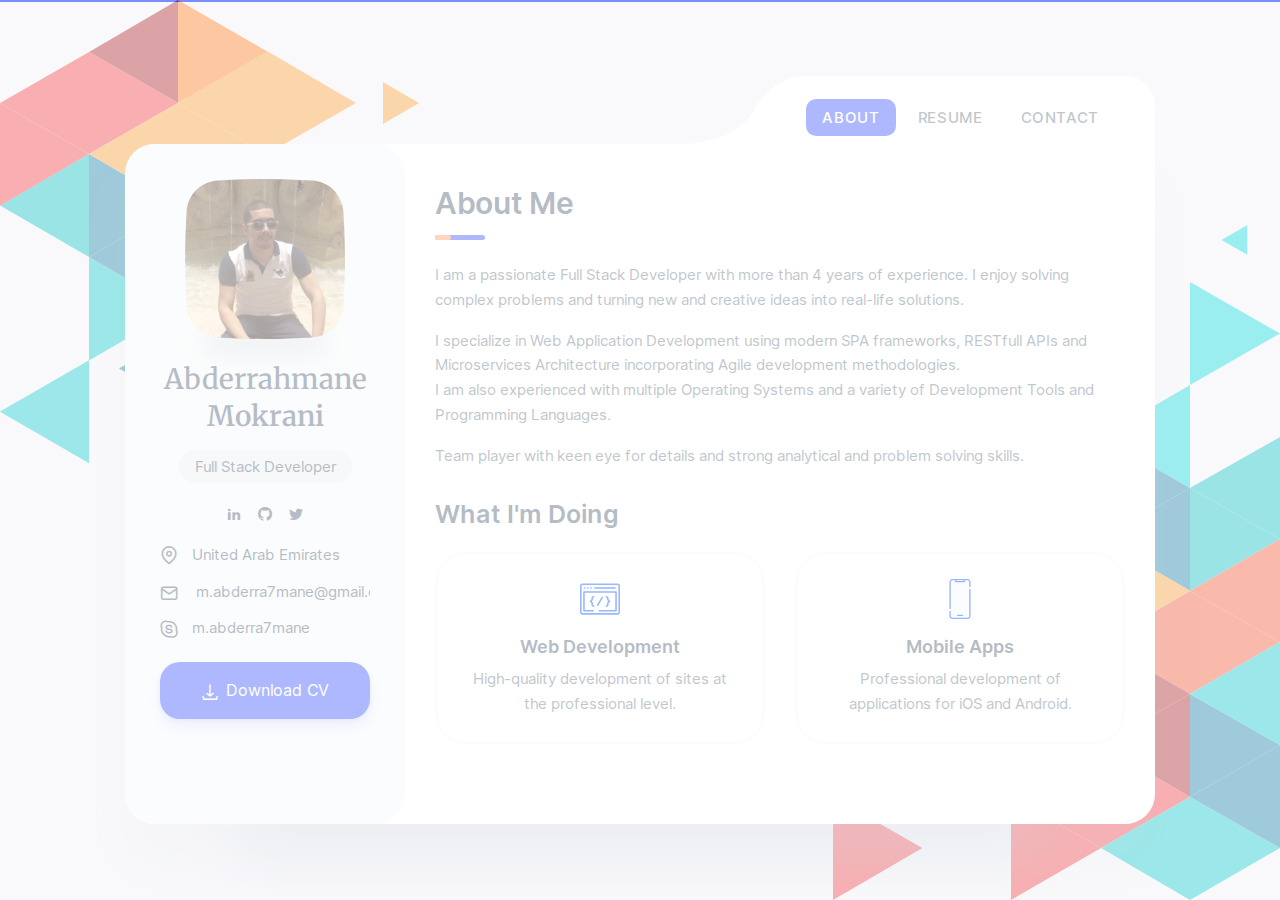
<file: index.html>
<!DOCTYPE html>
<html lang="en">

<head>
	<meta charset="utf-8" />
	<title>Abderrahmane Mokrani - About</title>

	<!-- Meta Data -->
	<meta http-equiv="X-UA-Compatible" content="IE=edge">
	<meta name="viewport" content="width=device-width, initial-scale=1, shrink-to-fit=no">
	<meta name="format-detection" content="telephone=no" />
	<meta name="format-detection" content="address=no" />
	<meta name="author" content="Abderrahmane Mokrani" />
	<meta name="description" content="About me" />

	<!-- Twitter data -->
	<meta name="twitter:card" content="summary_large_image">
	<meta name="twitter:site" content="@mabderra7mane">
	<meta name="twitter:title" content="Abderrahmane Mokrani">
	<meta name="twitter:description" content="About me">
	<meta name="twitter:image" content="assets/images/avatar.jpg">

	<!-- Open Graph data -->
	<meta property="og:title" content="Abderrahmane Mokrani" />
	<meta property="og:type" content="website" />
	<meta property="og:url" content="http://abderra7mane.com/" />
	<meta property="og:image" content="assets/images/avatar.jpg" />
	<meta property="og:description" content="About me" />
	<meta property="og:site_name" content="Abderrahmane Mokrani" />

	<!-- Bing Webmaster -->
	<meta name="msvalidate.01" content="0E3770E7F169C66BB1F897F004CC4084" />

	<!-- Favicons -->
	<link rel="shortcut icon" href="assets/images/favicons/favicon.ico" type="image/x-icon">

	<!-- Styles -->
	<link rel="stylesheet" type="text/css" href="assets/styles/style.css" />

	<!-- Global site tag (gtag.js) - Google Analytics -->
	<script async src="https://www.googletagmanager.com/gtag/js?id=G-QKNVV6XS8S"></script>
	<script>
		window.dataLayer = window.dataLayer || [];
		function gtag(){dataLayer.push(arguments);}
		gtag('js', new Date());

		gtag('config', 'G-QKNVV6XS8S');
	</script>
</head>

<body class="bg-triangles-2">
	<!-- Preloader -->
	<div class="preloader">
		<div class="preloader__wrap">
			<svg class="spinner-container" viewBox="0 0 52 52">
				<circle class="path" cx="26px" cy="26px" r="20px" fill="none" stroke-width="4px" />
			</svg>
			<div class="preloader__progress"><span></span></div>
		</div>
	</div>

	<main class="main">
		<!-- Menu -->
		<div class="circle-menu">
			<div class="hamburger">
				<div class="line"></div>
				<div class="line"></div>
				<div class="line"></div>
				<div class="hamburger__text">MENU</div>
			</div>
		</div>

		<div class="nav-wrap">
			<ul class="nav">
				<li class="nav__item"><a class="active" href="index.html">About</a></li>
				<li class="nav__item"><a href="resume.html">Resume</a></li>
				<!-- <li class="nav__item"><a href="portfolio.html">Portfolio</a></li> -->
				<!-- <li class="nav__item"><a href="blog.html">Blog</a></li> -->
				<li class="nav__item"><a href="contact.html">Contact</a></li>
			</ul>
		</div>

		<div class="wrapper">
			<!-- Sidebar -->
			<aside class="sidebar" data-simplebar>
				<div>
					<div class="avatar-wrap">
						<svg class="avatar avatar--180" viewBox="0 0 188 188">
							<g class="avatar__box">
								<image xlink:href="assets/images/avatar.jpg" height="100%" width="100%" />
							</g>
						</svg>
					</div>

					<div class="text-center">
						<h3 class="title sidebar__user-name">
							<span class="weight--500">Abderrahmane</span> Mokrani
						</h3>
						
						<div class="badge badge--gray">Full Stack Developer</div>

						<!-- Social -->
						<div class="social">
							<a class="social__link" href="https://www.linkedin.com/in/m-abderra7mane/">
								<i class="font-icon icon-linkedin2"></i>
							</a>
							<a class="social__link" href="https://github.com/abderra7mane">
								<i class="font-icon icon-github"></i>
							</a>
							<a class="social__link" href="https://twitter.com/mabderra7mane">
								<i class="font-icon icon-twitter"></i>
							</a>
						</div>
					</div>

					<ul class="contact-block">
						<li class="contact-block__item" data-toggle="tooltip" data-placement="top" title="Address">
							<i class="font-icon icon-map-pin"></i> United Arab Emirates
						</li>
						<li class="contact-block__item" data-toggle="tooltip" data-placement="top" title="E-mail">
							<a href="mailto:m.abderra7mane@gmail.com">
								<i class="font-icon icon-mail"></i> m.abderra7mane@gmail.com
							</a>
						</li>
						<li class="contact-block__item" data-toggle="tooltip" data-placement="top" title="Skype">
							<a href="skype:m.abderra7mane"><i class="font-icon icon-skype"></i>m.abderra7mane</a>
						</li>
					</ul>
				</div>

				<a class="btn" href="assets/docs/cv.pdf" download="Abderrahmane Mokrani - CV.pdf">
					<i class="font-icon icon-download"></i> Download CV
				</a>
			</aside>

			<!-- Content -->
			<div class="content" data-simplebar>
				<!-- About -->
				<div class="section mt-0">
					<h1 class="title title--h1 title__separate">About Me</h1>
					<div class="pt-2 pt-sm-3">
						<p>
							I am a passionate Full Stack Developer with more than 4 years of experience. 
							I enjoy solving complex problems and turning new and creative ideas into real-life solutions.
						</p>
						
						<p class="mb-0">
							I specialize in Web Application Development using modern SPA frameworks, RESTfull APIs and 
							Microservices Architecture incorporating Agile development methodologies.
						</p>
						
						<p>
							I am also experienced with multiple Operating Systems and a variety 
							of Development Tools and Programming Languages.
						</p>
						
						<p class="mb-0">
							Team player with keen eye for details and strong analytical and problem solving skills.
						</p>
					</div>
				</div>

				<!-- What -->
				<div class="section">
					<h2 class="title title--h2">What I'm Doing</h2>
					<div class="row">
						<!-- Case Item -->
						<div class="col-12 col-lg-6 case-item-wrap">
							<div class="case-item">
								<img class="case-item__icon" src="assets/icons/icon-dev.svg" alt="" />
								<h3 class="title title--h3">Web Development</h3>
								<p class="case-item__caption">High-quality development of sites at the professional level.</p>
							</div>
						</div>

						<!-- Case Item -->
						<div class="col-12 col-lg-6 case-item-wrap">
							<div class="case-item">
								<img class="case-item__icon" src="assets/icons/icon-app.svg" alt="" />
								<h3 class="title title--h3">Mobile Apps</h3>
								<p class="case-item__caption">Professional development of applications for iOS and Android.</p>
							</div>
						</div>

						<!-- Case Item -->
						<!-- <div class="col-12 col-lg-6 case-item-wrap">
							<div class="case-item">
								<img class="case-item__icon" src="assets/icons/icon-design.svg" alt="" />
								<h3 class="title title--h3">Web Design</h3>
								<p class="case-item__caption">The most modern and high-quality design made at a professional level. </p>
							</div>
						</div> -->

						<!-- Case Item -->
						<!-- <div class="col-12 col-lg-6 case-item-wrap">
							<div class="case-item">
								<img class="case-item__icon" src="assets/icons/icon-photo.svg" alt="" />
								<h3 class="title title--h3">Photography</h3>
								<p class="case-item__caption">I make high-quality photos of any category at a professional level.</p>
							</div>
						</div> -->
					</div>
				</div>

				<!-- Testimonials -->
				<!-- <div class="section">
					<h2 class="title title--h2">Testimonials</h2>
					<div class="swiper-container js-carousel-review">
						<div class="swiper-wrapper">
							<div class="swiper-slide review-item">
								<svg class="avatar avatar--80" viewBox="0 0 84 84">
									<g class="avatar__hexagon">
										<image xlink:href="assets/img/avatar-2.jpg" height="100%" width="100%" />
									</g>
								</svg>
								<h4 class="title title--h3">Daniel Lewis</h4>
								<p class="review-item__caption">Felicia was hired to create a corporate identity. We were very pleased
									with the work done. She has a lot of experience and is very concerned about the needs of client.</p>
							</div>

							<div class="swiper-slide review-item">
								<svg class="avatar avatar--80" viewBox="0 0 84 84">
									<g class="avatar__hexagon">
										<image xlink:href="assets/img/avatar-3.jpg" height="100%" width="100%" />
									</g>
								</svg>
								<h4 class="title title--h3">Jessica Miller</h4>
								<p class="review-item__caption">Felicia was hired to create a corporate identity. We were very pleased
									with the work done. She has a lot of experience and is very concerned about the needs of client.</p>
							</div>

							<div class="swiper-slide review-item">
								<svg class="avatar avatar--80" viewBox="0 0 84 84">
									<g class="avatar__hexagon">
										<image xlink:href="assets/img/avatar-4.jpg" height="100%" width="100%" />
									</g>
								</svg>
								<h4 class="title title--h3">Tanya Ruiz</h4>
								<p class="review-item__caption">Felicia was hired to create a corporate identity. We were very pleased
									with the work done. She has a lot of experience and is very concerned about the needs of client.</p>
							</div>

							<div class="swiper-slide review-item">
								<svg class="avatar avatar--80" viewBox="0 0 84 84">
									<g class="avatar__hexagon">
										<image xlink:href="assets/img/avatar-5.jpg" height="100%" width="100%" />
									</g>
								</svg>
								<h4 class="title title--h3">Thomas Castro</h4>
								<p class="review-item__caption">Felicia was hired to create a corporate identity. We were very pleased
									with the work done. She has a lot of experience and is very concerned about the needs of client.</p>
							</div>
						</div>

						<div class="swiper-pagination"></div>
					</div>
				</div> -->

				<!-- Clients -->
				<!-- <div class="section">
					<h2 class="title title--h2">Clients</h2>
					<div class="swiper-container js-carousel-clients">
						<div class="swiper-wrapper">
							<div class="swiper-slide">
								<a href="#"><img src="assets/img/logo-partner.svg" alt="Logo" /></a>
							</div>

							<div class="swiper-slide">
								<a href="#"><img src="assets/img/logo-partner.svg" alt="Logo" /></a>
							</div>

							<div class="swiper-slide">
								<a href="#"><img src="assets/img/logo-partner.svg" alt="Logo" /></a>
							</div>

							<div class="swiper-slide">
								<a href="#"><img src="assets/img/logo-partner.svg" alt="Logo" /></a>
							</div>
						</div>

						<div class="swiper-pagination"></div>
					</div>
				</div> -->
			</div><!-- Content End -->
		</div><!-- Wrapper End -->
	</main>

	<!-- SVG masks -->
	<svg class="svg-defs">
		<clipPath id="avatar-box">
			<path
				d="M1.85379 38.4859C2.9221 18.6653 18.6653 2.92275 38.4858 1.85453 56.0986.905299 77.2792 0 94 0c16.721 0 37.901.905299 55.514 1.85453 19.821 1.06822 35.564 16.81077 36.632 36.63137C187.095 56.0922 188 77.267 188 94c0 16.733-.905 37.908-1.854 55.514-1.068 19.821-16.811 35.563-36.632 36.631C131.901 187.095 110.721 188 94 188c-16.7208 0-37.9014-.905-55.5142-1.855-19.8205-1.068-35.5637-16.81-36.63201-36.631C.904831 131.908 0 110.733 0 94c0-16.733.904831-37.9078 1.85379-55.5141z" />
		</clipPath>
		<clipPath id="avatar-hexagon">
			<path
				d="M0 27.2891c0-4.6662 2.4889-8.976 6.52491-11.2986L31.308 1.72845c3.98-2.290382 8.8697-2.305446 12.8637-.03963l25.234 14.31558C73.4807 18.3162 76 22.6478 76 27.3426V56.684c0 4.6805-2.5041 9.0013-6.5597 11.3186L44.4317 82.2915c-3.9869 2.278-8.8765 2.278-12.8634 0L6.55974 68.0026C2.50414 65.6853 0 61.3645 0 56.684V27.2891z" />
		</clipPath>
	</svg>

	<!-- JavaScripts -->
	<script src="assets/js/jquery-3.4.1.min.js"></script>
	<script src="assets/js/plugins.min.js"></script>
	<script src="assets/js/common.js"></script>
</body>

</html>
</file>
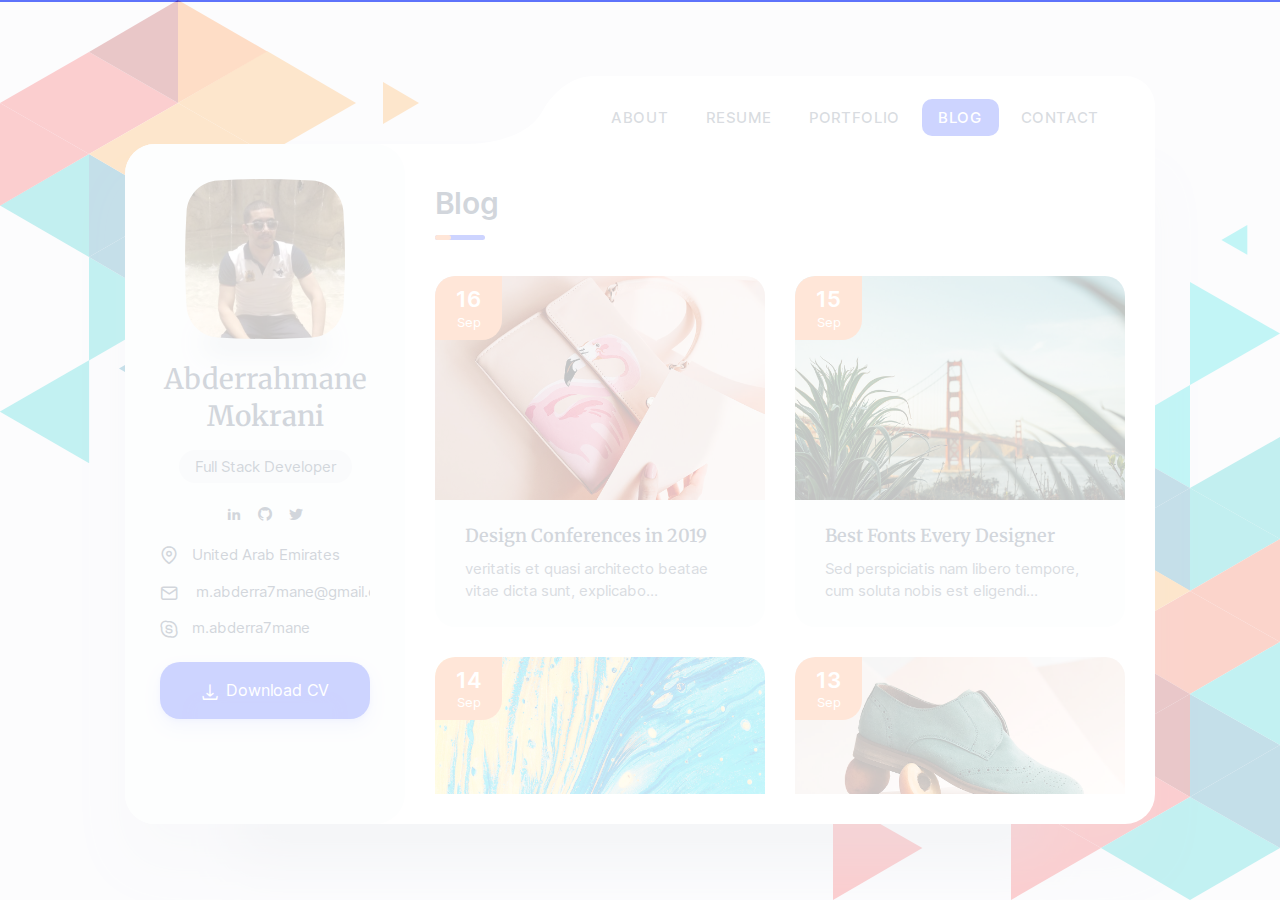
<file: blog.html>
<!DOCTYPE html>
<html lang="en">

<head>
	<meta charset="utf-8" />
	<title>Abderrahmane Mokrani - Blog</title>

	<!-- Meta Data -->
	<meta http-equiv="X-UA-Compatible" content="IE=edge">
	<meta name="viewport" content="width=device-width, initial-scale=1, shrink-to-fit=no">
	<meta name="format-detection" content="telephone=no" />
	<meta name="format-detection" content="address=no" />
	<meta name="author" content="Abderrahmane Mokrani" />
	<meta name="description" content="Blog" />

	<!-- Twitter data -->
	<meta name="twitter:card" content="summary_large_image">
	<meta name="twitter:site" content="@mabderra7mane">
	<meta name="twitter:title" content="Abderrahmane Mokrani">
	<meta name="twitter:description" content="Blog">
	<meta name="twitter:image" content="assets/images/avatar.jpg">

	<!-- Open Graph data -->
	<meta property="og:title" content="Abderrahmane Mokrani" />
	<meta property="og:type" content="website" />
	<meta property="og:url" content="http://abderra7mane.com/" />
	<meta property="og:image" content="assets/images/avatar.jpg" />
	<meta property="og:description" content="Blog" />
	<meta property="og:site_name" content="Abderrahmane Mokrani" />

	<!-- Favicons -->
	<link rel="shortcut icon" href="assets/images/favicons/favicon.ico" type="image/x-icon">

	<!-- Styles -->
	<link rel="stylesheet" type="text/css" href="assets/styles/style.css" />

	<!-- Global site tag (gtag.js) - Google Analytics -->
	<script async src="https://www.googletagmanager.com/gtag/js?id=G-QKNVV6XS8S"></script>
	<script>
		window.dataLayer = window.dataLayer || [];
		function gtag(){dataLayer.push(arguments);}
		gtag('js', new Date());

		gtag('config', 'G-QKNVV6XS8S');
	</script>
</head>

<body class="bg-triangles-2">
	<!-- Preloader -->
	<div class="preloader">
		<div class="preloader__wrap">
			<svg class="spinner-container" viewBox="0 0 52 52">
				<circle class="path" cx="26px" cy="26px" r="20px" fill="none" stroke-width="4px" />
			</svg>
			<div class="preloader__progress"><span></span></div>
		</div>
	</div>

	<main class="main">
		<!-- Menu -->
		<div class="circle-menu">
			<div class="hamburger">
				<div class="line"></div>
				<div class="line"></div>
				<div class="line"></div>
				<div class="hamburger__text">MENU</div>
			</div>
		</div>

		<div class="nav-wrap">
			<ul class="nav">
				<li class="nav__item"><a href="index.html">About</a></li>
				<li class="nav__item"><a href="resume.html">Resume</a></li>
				<li class="nav__item"><a href="portfolio.html">Portfolio</a></li>
				<li class="nav__item"><a class="active" href="blog.html">Blog</a></li>
				<li class="nav__item"><a href="contact.html">Contact</a></li>
			</ul>
		</div>

		<div class="wrapper">
			<!-- Sidebar -->
			<aside class="sidebar" data-simplebar>
				<div>
					<div class="avatar-wrap">
						<svg class="avatar avatar--180" viewBox="0 0 188 188">
							<g class="avatar__box">
								<image xlink:href="assets/images/avatar.jpg" height="100%" width="100%" />
							</g>
						</svg>
					</div>

					<div class="text-center">
						<h3 class="title sidebar__user-name">
							<span class="weight--500">Abderrahmane</span> Mokrani
						</h3>
						
						<div class="badge badge--gray">Full Stack Developer</div>

						<!-- Social -->
						<div class="social">
							<a class="social__link" href="https://www.linkedin.com/in/m-abderra7mane/">
								<i class="font-icon icon-linkedin2"></i>
							</a>
							<a class="social__link" href="https://github.com/abderra7mane">
								<i class="font-icon icon-github"></i>
							</a>
							<a class="social__link" href="https://twitter.com/mabderra7mane">
								<i class="font-icon icon-twitter"></i>
							</a>
						</div>
					</div>

					<ul class="contact-block">
						<li class="contact-block__item" data-toggle="tooltip" data-placement="top" title="Address">
							<i class="font-icon icon-map-pin"></i> United Arab Emirates
						</li>
						<li class="contact-block__item" data-toggle="tooltip" data-placement="top" title="E-mail">
							<a href="mailto:m.abderra7mane@gmail.com">
								<i class="font-icon icon-mail"></i> m.abderra7mane@gmail.com
							</a>
						</li>
						<li class="contact-block__item" data-toggle="tooltip" data-placement="top" title="Skype">
							<a href="skype:m.abderra7mane"><i class="font-icon icon-skype"></i>m.abderra7mane</a>
						</li>
					</ul>
				</div>

				<a class="btn" href="assets/docs/cv.pdf" download="Abderrahmane Mokrani - CV.pdf">
					<i class="font-icon icon-download"></i> Download CV
				</a>
			</aside>

			<!-- Content -->
			<div class="content" data-simplebar>
				<div class="section mt-0">
					<h1 class="title title--h1 title__separate">Blog</h1>
				</div>

				<!-- News -->
				<div class="news-grid section">
					<!-- Post -->
					<article class="news-item box">
						<div class="news-item__image-wrap overlay overlay--45">
							<div class="news-item__date">16<span>Sep</span></div>
							<a class="news-item__link" href="single-post.html"></a>
							<img class="cover lazyload" src="assets/img/image_02.jpg" alt="" />
						</div>
						<div class="news-item__caption">
							<h3 class="title title--h3">Design Conferences in 2019</h3>
							<p>veritatis et quasi architecto beatae vitae dicta sunt, explicabo...</p>
						</div>
					</article>

					<!-- Post -->
					<article class="news-item box">
						<div class="news-item__image-wrap overlay overlay--45">
							<div class="news-item__date">15<span>Sep</span></div>
							<a class="news-item__link" href="single-post.html"></a>
							<img class="cover lazyload" src="assets/img/image_06.jpg" alt="" />
						</div>
						<div class="news-item__caption">
							<h3 class="title title--h3">Best Fonts Every Designer</h3>
							<p>Sed perspiciatis nam libero tempore, cum soluta nobis est eligendi...</p>
						</div>
					</article>

					<!-- Post -->
					<article class="news-item box">
						<div class="news-item__image-wrap overlay overlay--45">
							<div class="news-item__date">14<span>Sep</span></div>
							<a class="news-item__link" href="single-post.html"></a>
							<img class="cover lazyload" src="assets/img/image_08.jpg" alt="" />
						</div>
						<div class="news-item__caption">
							<h3 class="title title--h3">Design Digest #80</h3>
							<p>Excepteur sint occaecat cupidatat no proident, quis nostrum ullam...</p>
						</div>
					</article>

					<!-- Post -->
					<article class="news-item box">
						<div class="news-item__image-wrap overlay overlay--45">
							<div class="news-item__date">13<span>Sep</span></div>
							<a class="news-item__link" href="single-post.html"></a>
							<img class="cover lazyload" src="assets/img/image_07.jpg" alt="" />
						</div>
						<div class="news-item__caption">
							<h3 class="title title--h3">UI Interactions of the week</h3>
							<p>enim ad minim veniam, consectetur adipiscing elit, quis nostrud nisi...</p>
						</div>
					</article>

					<!-- Post -->
					<article class="news-item box">
						<div class="news-item__image-wrap overlay overlay--45">
							<div class="news-item__date">12<span>Sep</span></div>
							<a class="news-item__link" href="single-post.html"></a>
							<img class="cover lazyload" src="assets/img/image_05.jpg" alt="" />
						</div>
						<div class="news-item__caption">
							<h3 class="title title--h3">The Forgotten Art of Spacing</h3>
							<p>maxime placeat, sed do eiusmod tempor incididunt ut labore...</p>
						</div>
					</article>

					<!-- Post -->
					<article class="news-item box">
						<div class="news-item__image-wrap overlay overlay--45">
							<div class="news-item__date">11<span>Sep</span></div>
							<a class="news-item__link" href="single-post.html"></a>
							<img class="cover lazyload" src="assets/img/image_01.jpg" alt="" />
						</div>
						<div class="news-item__caption">
							<h3 class="title title--h3">Design Digest #79</h3>
							<p>Sed perspiciatis nam libero tempore, cum soluta nobis est eligendi...</p>
						</div>
					</article>
				</div>
			</div><!-- Content End -->
		</div><!-- Wrapper End -->
	</main>

	<!-- SVG masks -->
	<svg class="svg-defs">
		<clipPath id="avatar-box">
			<path
				d="M1.85379 38.4859C2.9221 18.6653 18.6653 2.92275 38.4858 1.85453 56.0986.905299 77.2792 0 94 0c16.721 0 37.901.905299 55.514 1.85453 19.821 1.06822 35.564 16.81077 36.632 36.63137C187.095 56.0922 188 77.267 188 94c0 16.733-.905 37.908-1.854 55.514-1.068 19.821-16.811 35.563-36.632 36.631C131.901 187.095 110.721 188 94 188c-16.7208 0-37.9014-.905-55.5142-1.855-19.8205-1.068-35.5637-16.81-36.63201-36.631C.904831 131.908 0 110.733 0 94c0-16.733.904831-37.9078 1.85379-55.5141z" />
		</clipPath>
		<clipPath id="avatar-hexagon">
			<path
				d="M0 27.2891c0-4.6662 2.4889-8.976 6.52491-11.2986L31.308 1.72845c3.98-2.290382 8.8697-2.305446 12.8637-.03963l25.234 14.31558C73.4807 18.3162 76 22.6478 76 27.3426V56.684c0 4.6805-2.5041 9.0013-6.5597 11.3186L44.4317 82.2915c-3.9869 2.278-8.8765 2.278-12.8634 0L6.55974 68.0026C2.50414 65.6853 0 61.3645 0 56.684V27.2891z" />
		</clipPath>
	</svg>

	<!-- JavaScripts -->
	<script src="assets/js/jquery-3.4.1.min.js"></script>
	<script src="assets/js/plugins.min.js"></script>
	<script src="assets/js/common.js"></script>
</body>

</html>
</file>
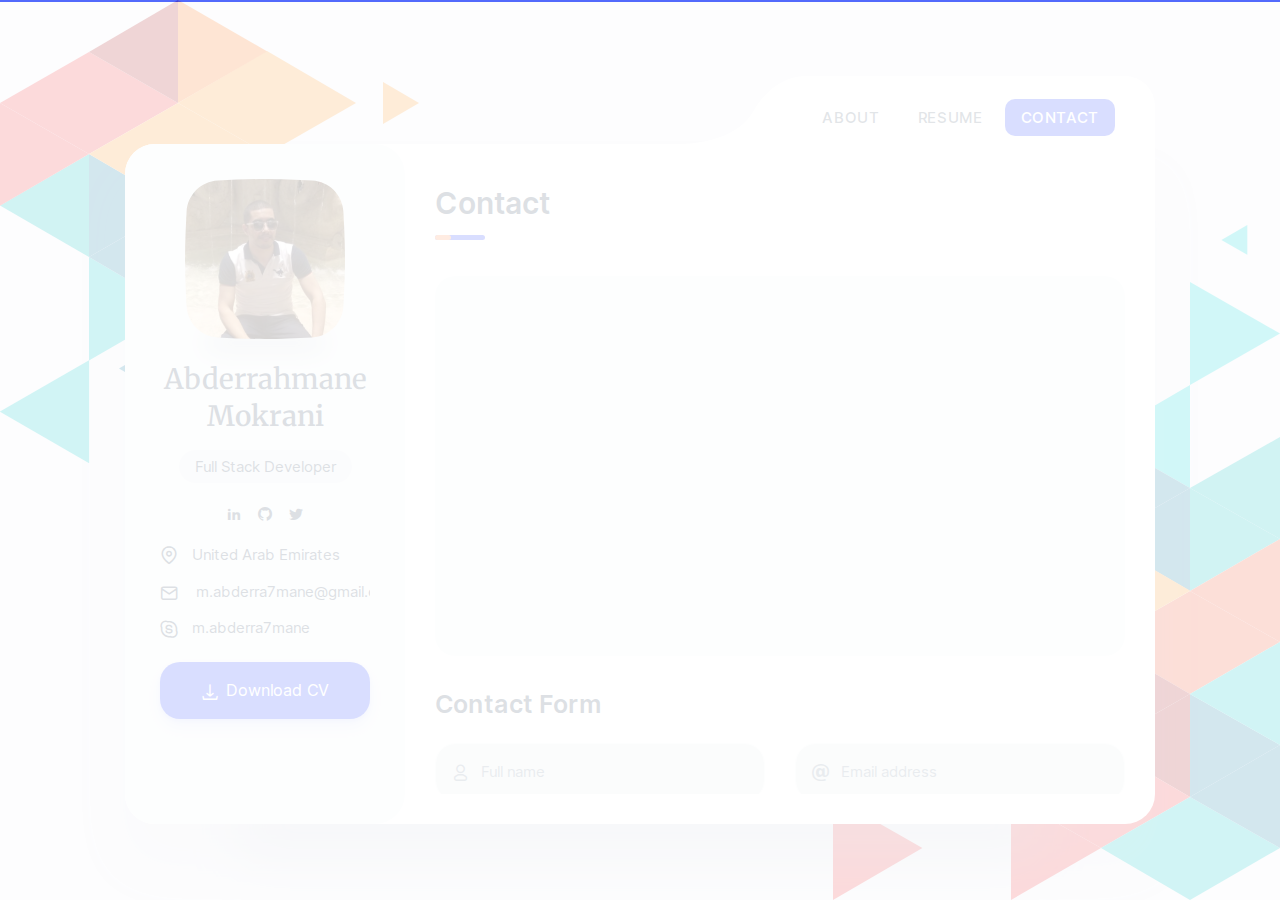
<file: contact.html>
<!DOCTYPE html>
<html lang="en">

<head>
	<meta charset="utf-8" />
	<title>Abderrahmane Mokrani - Contact</title>

	<!-- Meta Data -->
	<meta http-equiv="X-UA-Compatible" content="IE=edge">
	<meta name="viewport" content="width=device-width, initial-scale=1, shrink-to-fit=no">
	<meta name="format-detection" content="telephone=no" />
	<meta name="format-detection" content="address=no" />
	<meta name="author" content="Abderrahmane Mokrani" />
	<meta name="description" content="Contact me" />

	<!-- Twitter data -->
	<meta name="twitter:card" content="summary_large_image">
	<meta name="twitter:site" content="@mabderra7mane">
	<meta name="twitter:title" content="Abderrahmane Mokrani">
	<meta name="twitter:description" content="Contact me">
	<meta name="twitter:image" content="assets/images/avatar.jpg">

	<!-- Open Graph data -->
	<meta property="og:title" content="Abderrahmane Mokrani" />
	<meta property="og:type" content="website" />
	<meta property="og:url" content="http://abderra7mane.com/" />
	<meta property="og:image" content="assets/images/avatar.jpg" />
	<meta property="og:description" content="Contact me" />
	<meta property="og:site_name" content="Abderrahmane Mokrani" />

	<!-- Favicons -->
	<link rel="shortcut icon" href="assets/images/favicons/favicon.ico" type="image/x-icon">

	<!-- Styles -->
	<link rel="stylesheet" type="text/css" href="assets/styles/style.css" />
	
	<!-- Mapbox-->
	<script src='https://api.mapbox.com/mapbox-gl-js/v1.4.1/mapbox-gl.js'></script>
	<link href='https://api.mapbox.com/mapbox-gl-js/v1.4.1/mapbox-gl.css' rel='stylesheet' />

	<!-- Global site tag (gtag.js) - Google Analytics -->
	<script async src="https://www.googletagmanager.com/gtag/js?id=G-QKNVV6XS8S"></script>
	<script>
		window.dataLayer = window.dataLayer || [];
		function gtag(){dataLayer.push(arguments);}
		gtag('js', new Date());

		gtag('config', 'G-QKNVV6XS8S');
	</script>
</head>

<body class="bg-triangles-2">
	<!-- Preloader -->
	<div class="preloader">
		<div class="preloader__wrap">
			<svg class="spinner-container" viewBox="0 0 52 52">
				<circle class="path" cx="26px" cy="26px" r="20px" fill="none" stroke-width="4px" />
			</svg>
			<div class="preloader__progress"><span></span></div>
		</div>
	</div>

	<main class="main">
		<!-- Menu -->
		<div class="circle-menu">
			<div class="hamburger">
				<div class="line"></div>
				<div class="line"></div>
				<div class="line"></div>
				<div class="hamburger__text">MENU</div>
			</div>
		</div>

		<div class="nav-wrap">
			<ul class="nav">
				<li class="nav__item"><a href="index.html">About</a></li>
				<li class="nav__item"><a href="resume.html">Resume</a></li>
				<!-- <li class="nav__item"><a href="portfolio.html">Portfolio</a></li> -->
				<!-- <li class="nav__item"><a href="blog.html">Blog</a></li> -->
				<li class="nav__item"><a class="active" href="contact.html">Contact</a></li>
			</ul>
		</div>

		<div class="wrapper">
			<!-- Sidebar -->
			<aside class="sidebar" data-simplebar>
				<div>
					<div class="avatar-wrap">
						<svg class="avatar avatar--180" viewBox="0 0 188 188">
							<g class="avatar__box">
								<image xlink:href="assets/images/avatar.jpg" height="100%" width="100%" />
							</g>
						</svg>
					</div>

					<div class="text-center">
						<h3 class="title sidebar__user-name">
							<span class="weight--500">Abderrahmane</span> Mokrani
						</h3>
						
						<div class="badge badge--gray">Full Stack Developer</div>

						<!-- Social -->
						<div class="social">
							<a class="social__link" href="https://www.linkedin.com/in/m-abderra7mane/">
								<i class="font-icon icon-linkedin2"></i>
							</a>
							<a class="social__link" href="https://github.com/abderra7mane">
								<i class="font-icon icon-github"></i>
							</a>
							<a class="social__link" href="https://twitter.com/mabderra7mane">
								<i class="font-icon icon-twitter"></i>
							</a>
						</div>
					</div>

					<ul class="contact-block">
						<li class="contact-block__item" data-toggle="tooltip" data-placement="top" title="Address">
							<i class="font-icon icon-map-pin"></i> United Arab Emirates
						</li>
						<li class="contact-block__item" data-toggle="tooltip" data-placement="top" title="E-mail">
							<a href="mailto:m.abderra7mane@gmail.com">
								<i class="font-icon icon-mail"></i> m.abderra7mane@gmail.com
							</a>
						</li>
						<li class="contact-block__item" data-toggle="tooltip" data-placement="top" title="Skype">
							<a href="skype:m.abderra7mane"><i class="font-icon icon-skype"></i>m.abderra7mane</a>
						</li>
					</ul>
				</div>

				<a class="btn" href="assets/docs/cv.pdf" download="Abderrahmane Mokrani - CV.pdf">
					<i class="font-icon icon-download"></i> Download CV
				</a>
			</aside>

			<!-- Content -->
			<div class="content" data-simplebar>
				<div class="section mt-0">
					<h1 class="title title--h1 title__separate">Contact</h1>
				</div>

				<!-- Contact -->
				<div class="map section" id="map"></div>
				<h2 class="title title--h2">Contact Form</h2>

				<form id="contact-form" class="contact-form" data-toggle="validator">
					<div class="row">
						<div class="form-group col-12 col-md-6">
							<i class="font-icon icon-user"></i>
							<input type="text" class="input input__icon form-control" id="nameContact" name="nameContact"
								placeholder="Full name" required="required" autocomplete="on" readonly
								oninvalid="setCustomValidity('Fill in the field')" onkeyup="setCustomValidity('')">
							<div class="help-block with-errors"></div>
						</div>
						<div class="form-group col-12 col-md-6">
							<i class="font-icon icon-at"></i>
							<input type="email" class="input input__icon form-control" id="emailContact" name="emailContact"
								placeholder="Email address" required="required" autocomplete="on" readonly
								oninvalid="setCustomValidity('Email is incorrect')" onkeyup="setCustomValidity('')">
							<div class="help-block with-errors"></div>
						</div>
						<div class="form-group col-12 col-md-12">
							<textarea class="textarea form-control" id="messageContact" name="messageContact"
								placeholder="Your Message" rows="4" required="required" readonly
								oninvalid="setCustomValidity('Fill in the field')" onkeyup="setCustomValidity('')"></textarea>
							<div class="help-block with-errors"></div>
						</div>
					</div>
					<div class="row">
						<div class="col-12 col-md-6 order-2 order-md-1 text-center text-md-left">
							<div id="validator-contact" class="hidden"></div>
						</div>
						<div class="col-12 col-md-6 order-1 order-md-2 text-right">
							<button type="submit" class="btn"><i class="font-icon icon-send"></i> Send Message</button>
						</div>
					</div>
				</form>
			</div><!-- Content End -->
		</div><!-- Wrapper End -->
	</main>

	<!-- SVG masks -->
	<svg class="svg-defs">
		<clipPath id="avatar-box">
			<path
				d="M1.85379 38.4859C2.9221 18.6653 18.6653 2.92275 38.4858 1.85453 56.0986.905299 77.2792 0 94 0c16.721 0 37.901.905299 55.514 1.85453 19.821 1.06822 35.564 16.81077 36.632 36.63137C187.095 56.0922 188 77.267 188 94c0 16.733-.905 37.908-1.854 55.514-1.068 19.821-16.811 35.563-36.632 36.631C131.901 187.095 110.721 188 94 188c-16.7208 0-37.9014-.905-55.5142-1.855-19.8205-1.068-35.5637-16.81-36.63201-36.631C.904831 131.908 0 110.733 0 94c0-16.733.904831-37.9078 1.85379-55.5141z" />
		</clipPath>
		<clipPath id="avatar-hexagon">
			<path
				d="M0 27.2891c0-4.6662 2.4889-8.976 6.52491-11.2986L31.308 1.72845c3.98-2.290382 8.8697-2.305446 12.8637-.03963l25.234 14.31558C73.4807 18.3162 76 22.6478 76 27.3426V56.684c0 4.6805-2.5041 9.0013-6.5597 11.3186L44.4317 82.2915c-3.9869 2.278-8.8765 2.278-12.8634 0L6.55974 68.0026C2.50414 65.6853 0 61.3645 0 56.684V27.2891z" />
		</clipPath>
	</svg>

	<!-- JavaScripts -->
	<script src="assets/js/jquery-3.4.1.min.js"></script>
	<script src="assets/js/plugins.min.js"></script>
	<script src="assets/js/common.js"></script>

	<!-- Mapbox init -->
	<script src="assets/js/mapbox.init.js"></script>
</body>

</html>
</file>
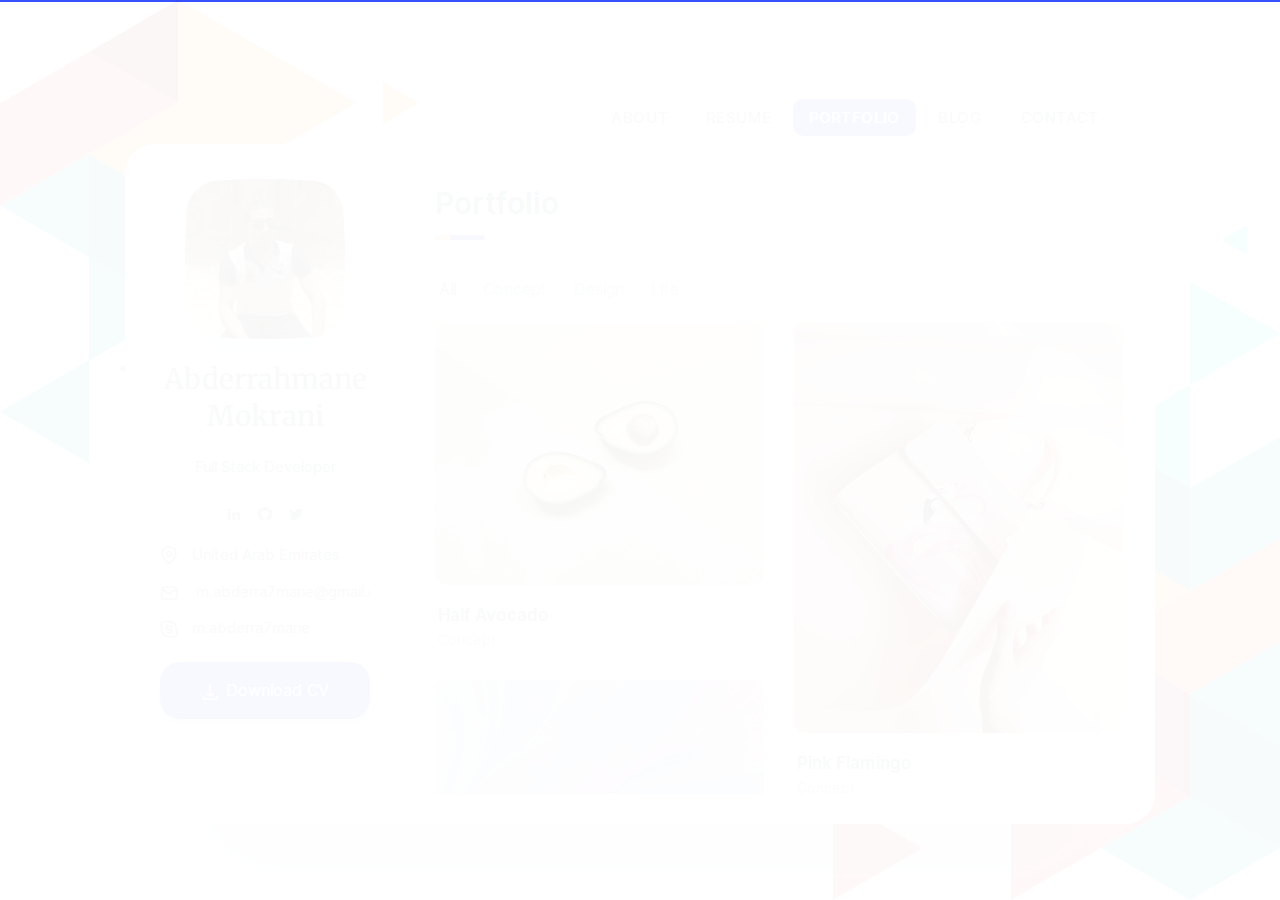
<file: portfolio.html>
<!DOCTYPE html>
<html lang="en">

<head>
	<meta charset="utf-8" />
	<title>Abderrahmane Mokrani - Portfolio</title>

	<!-- Meta Data -->
	<meta http-equiv="X-UA-Compatible" content="IE=edge">
	<meta name="viewport" content="width=device-width, initial-scale=1, shrink-to-fit=no">
	<meta name="format-detection" content="telephone=no" />
	<meta name="format-detection" content="address=no" />
	<meta name="author" content="Abderrahmane Mokrani" />
	<meta name="description" content="Portfolio" />

	<!-- Twitter data -->
	<meta name="twitter:card" content="summary_large_image">
	<meta name="twitter:site" content="@mabderra7mane">
	<meta name="twitter:title" content="Abderrahmane Mokrani">
	<meta name="twitter:description" content="Portfolio">
	<meta name="twitter:image" content="assets/images/avatar.jpg">

	<!-- Open Graph data -->
	<meta property="og:title" content="Abderrahmane Mokrani" />
	<meta property="og:type" content="website" />
	<meta property="og:url" content="http://abderra7mane.com/" />
	<meta property="og:image" content="assets/images/avatar.jpg" />
	<meta property="og:description" content="Portfolio" />
	<meta property="og:site_name" content="Abderrahmane Mokrani" />

	<!-- Favicons -->
	<link rel="shortcut icon" href="assets/images/favicons/favicon.ico" type="image/x-icon">

	<!-- Styles -->
	<link rel="stylesheet" type="text/css" href="assets/styles/style.css" />

	<!-- Global site tag (gtag.js) - Google Analytics -->
	<script async src="https://www.googletagmanager.com/gtag/js?id=G-QKNVV6XS8S"></script>
	<script>
		window.dataLayer = window.dataLayer || [];
		function gtag(){dataLayer.push(arguments);}
		gtag('js', new Date());

		gtag('config', 'G-QKNVV6XS8S');
	</script>
</head>

<body class="bg-triangles-2">
	<!-- Preloader -->
	<div class="preloader">
		<div class="preloader__wrap">
			<svg class="spinner-container" viewBox="0 0 52 52">
				<circle class="path" cx="26px" cy="26px" r="20px" fill="none" stroke-width="4px" />
			</svg>
			<div class="preloader__progress"><span></span></div>
		</div>
	</div>

	<main class="main">
		<!-- Menu -->
		<div class="circle-menu">
			<div class="hamburger">
				<div class="line"></div>
				<div class="line"></div>
				<div class="line"></div>
				<div class="hamburger__text">MENU</div>
			</div>
		</div>

		<div class="nav-wrap">
			<ul class="nav">
				<li class="nav__item"><a href="index.html">About</a></li>
				<li class="nav__item"><a href="resume.html">Resume</a></li>
				<li class="nav__item"><a class="active" href="portfolio.html">Portfolio</a></li>
				<li class="nav__item"><a href="blog.html">Blog</a></li>
				<li class="nav__item"><a href="contact.html">Contact</a></li>
			</ul>
		</div>

		<div class="wrapper">
			<!-- Sidebar -->
			<aside class="sidebar" data-simplebar>
				<div>
					<div class="avatar-wrap">
						<svg class="avatar avatar--180" viewBox="0 0 188 188">
							<g class="avatar__box">
								<image xlink:href="assets/images/avatar.jpg" height="100%" width="100%" />
							</g>
						</svg>
					</div>

					<div class="text-center">
						<h3 class="title sidebar__user-name">
							<span class="weight--500">Abderrahmane</span> Mokrani
						</h3>
						
						<div class="badge badge--gray">Full Stack Developer</div>

						<!-- Social -->
						<div class="social">
							<a class="social__link" href="https://www.linkedin.com/in/m-abderra7mane/">
								<i class="font-icon icon-linkedin2"></i>
							</a>
							<a class="social__link" href="https://github.com/abderra7mane">
								<i class="font-icon icon-github"></i>
							</a>
							<a class="social__link" href="https://twitter.com/mabderra7mane">
								<i class="font-icon icon-twitter"></i>
							</a>
						</div>
					</div>

					<ul class="contact-block">
						<li class="contact-block__item" data-toggle="tooltip" data-placement="top" title="Address">
							<i class="font-icon icon-map-pin"></i> United Arab Emirates
						</li>
						<li class="contact-block__item" data-toggle="tooltip" data-placement="top" title="E-mail">
							<a href="mailto:m.abderra7mane@gmail.com">
								<i class="font-icon icon-mail"></i> m.abderra7mane@gmail.com
							</a>
						</li>
						<li class="contact-block__item" data-toggle="tooltip" data-placement="top" title="Skype">
							<a href="skype:m.abderra7mane"><i class="font-icon icon-skype"></i>m.abderra7mane</a>
						</li>
					</ul>
				</div>

				<a class="btn" href="assets/docs/cv.pdf" download="Abderrahmane Mokrani - CV.pdf">
					<i class="font-icon icon-download"></i> Download CV
				</a>
			</aside>

			<!-- Content -->
			<div class="content" data-simplebar>
				<div class="section mt-0">
					<h1 class="title title--h1 title__separate">Portfolio</h1>
				</div>
				<!-- Filter -->
				<div class="select section">
					<span class="placeholder">Select category</span>
					<ul class="filter">
						<li class="filter__item">Category</li>
						<li class="filter__item active" data-filter="*"><a class="filter__link active" href="#filter">All</a></li>
						<li class="filter__item" data-filter=".category-concept"><a class="filter__link" href="#filter">Concept</a>
						</li>
						<li class="filter__item" data-filter=".category-design"><a class="filter__link" href="#filter">Design</a>
						</li>
						<li class="filter__item" data-filter=".category-life"><a class="filter__link" href="#filter">Life</a></li>
					</ul>
					<input type="hidden" name="changemetoo" />
				</div>

				<!-- Content -->
				<div class="gallery-grid js-grid js-filter-container">
					<div class="gutter-sizer"></div>
					<!-- Item 1 -->
					<figure class="gallery-grid__item category-concept">
						<div class="gallery-grid__image-wrap">
							<img class="gallery-grid__image cover lazyload" src="assets/img/image_01.jpg" data-zoom alt="" />
						</div>
						<figcaption class="gallery-grid__caption">
							<h4 class="title title--h4 gallery-grid__title">Half Avocado</h4>
							<span class="gallery-grid__category">Concept</span>
						</figcaption>
					</figure>

					<!-- Item 2 -->
					<figure class="gallery-grid__item category-concept">
						<div class="gallery-grid__image-wrap">
							<img class="gallery-grid__image cover lazyload" src="assets/img/image_02.jpg" data-zoom alt="" />
						</div>
						<figcaption class="gallery-grid__caption">
							<h4 class="title title--h4 gallery-grid__title">Pink Flamingo</h4>
							<span class="gallery-grid__category">Concept</span>
						</figcaption>
					</figure>

					<!-- Item 3 -->
					<figure class="gallery-grid__item category-design">
						<div class="gallery-grid__image-wrap">
							<img class="gallery-grid__image cover lazyload" src="assets/img/image_03.jpg" data-zoom alt="" />
						</div>
						<figcaption class="gallery-grid__caption">
							<h4 class="title title--h4 gallery-grid__title">Abstract</h4>
							<span class="gallery-grid__category">Design</span>
						</figcaption>
					</figure>

					<!-- Item 4 -->
					<figure class="gallery-grid__item category-design">
						<div class="gallery-grid__image-wrap">
							<img class="gallery-grid__image cover lazyload" src="assets/img/image_04.jpg" data-zoom alt="" />
						</div>
						<figcaption class="gallery-grid__caption">
							<h4 class="title title--h4 gallery-grid__title">Abstract #2</h4>
							<span class="gallery-grid__category">Design</span>
						</figcaption>
					</figure>

					<!-- Item 5 -->
					<figure class="gallery-grid__item category-design">
						<div class="gallery-grid__image-wrap">
							<img class="gallery-grid__image cover lazyload" src="assets/img/image_05.jpg" data-zoom alt="" />
						</div>
						<figcaption class="gallery-grid__caption">
							<h4 class="title title--h4 gallery-grid__title">Abstract #3</h4>
							<span class="gallery-grid__category">Design</span>
						</figcaption>
					</figure>

					<!-- Item 6 -->
					<figure class="gallery-grid__item category-life">
						<div class="gallery-grid__image-wrap">
							<img class="gallery-grid__image cover lazyload" src="assets/img/image_06.jpg" data-zoom alt="" />
						</div>
						<figcaption class="gallery-grid__caption">
							<h4 class="title title--h4 gallery-grid__title">Golden Gate</h4>
							<span class="gallery-grid__category">Life</span>
						</figcaption>
					</figure>

					<!-- Item 7 -->
					<figure class="gallery-grid__item category-concept">
						<div class="gallery-grid__image-wrap">
							<img class="gallery-grid__image cover lazyload" src="assets/img/image_07.jpg" data-zoom alt="" />
						</div>
						<figcaption class="gallery-grid__caption">
							<h4 class="title title--h4 gallery-grid__title">Peach</h4>
							<span class="gallery-grid__category">Concept</span>
						</figcaption>
					</figure>

					<!-- Item 8 -->
					<figure class="gallery-grid__item category-design">
						<div class="gallery-grid__image-wrap">
							<img class="gallery-grid__image cover lazyload" src="assets/img/image_08.jpg" data-zoom alt="" />
						</div>
						<figcaption class="gallery-grid__caption">
							<h4 class="title title--h4 gallery-grid__title">Abstract #4</h4>
							<span class="gallery-grid__category">Design</span>
						</figcaption>
					</figure>

					<!-- Item 9 -->
					<figure class="gallery-grid__item category-life">
						<div class="gallery-grid__image-wrap">
							<img class="gallery-grid__image cover lazyload" src="assets/img/image_09.jpg" data-zoom alt="" />
						</div>
						<figcaption class="gallery-grid__caption">
							<h4 class="title title--h4 gallery-grid__title">Hedgehog</h4>
							<span class="gallery-grid__category">Life</span>
						</figcaption>
					</figure>
				</div>
			</div><!-- Content End -->
		</div><!-- Wrapper End -->
	</main>

	<!-- SVG masks -->
	<svg class="svg-defs">
		<clipPath id="avatar-box">
			<path
				d="M1.85379 38.4859C2.9221 18.6653 18.6653 2.92275 38.4858 1.85453 56.0986.905299 77.2792 0 94 0c16.721 0 37.901.905299 55.514 1.85453 19.821 1.06822 35.564 16.81077 36.632 36.63137C187.095 56.0922 188 77.267 188 94c0 16.733-.905 37.908-1.854 55.514-1.068 19.821-16.811 35.563-36.632 36.631C131.901 187.095 110.721 188 94 188c-16.7208 0-37.9014-.905-55.5142-1.855-19.8205-1.068-35.5637-16.81-36.63201-36.631C.904831 131.908 0 110.733 0 94c0-16.733.904831-37.9078 1.85379-55.5141z" />
		</clipPath>
		<clipPath id="avatar-hexagon">
			<path
				d="M0 27.2891c0-4.6662 2.4889-8.976 6.52491-11.2986L31.308 1.72845c3.98-2.290382 8.8697-2.305446 12.8637-.03963l25.234 14.31558C73.4807 18.3162 76 22.6478 76 27.3426V56.684c0 4.6805-2.5041 9.0013-6.5597 11.3186L44.4317 82.2915c-3.9869 2.278-8.8765 2.278-12.8634 0L6.55974 68.0026C2.50414 65.6853 0 61.3645 0 56.684V27.2891z" />
		</clipPath>
	</svg>

	<!-- JavaScripts -->
	<script src="assets/js/jquery-3.4.1.min.js"></script>
	<script src="assets/js/plugins.min.js"></script>
	<script src="assets/js/common.js"></script>
</body>

</html>
</file>
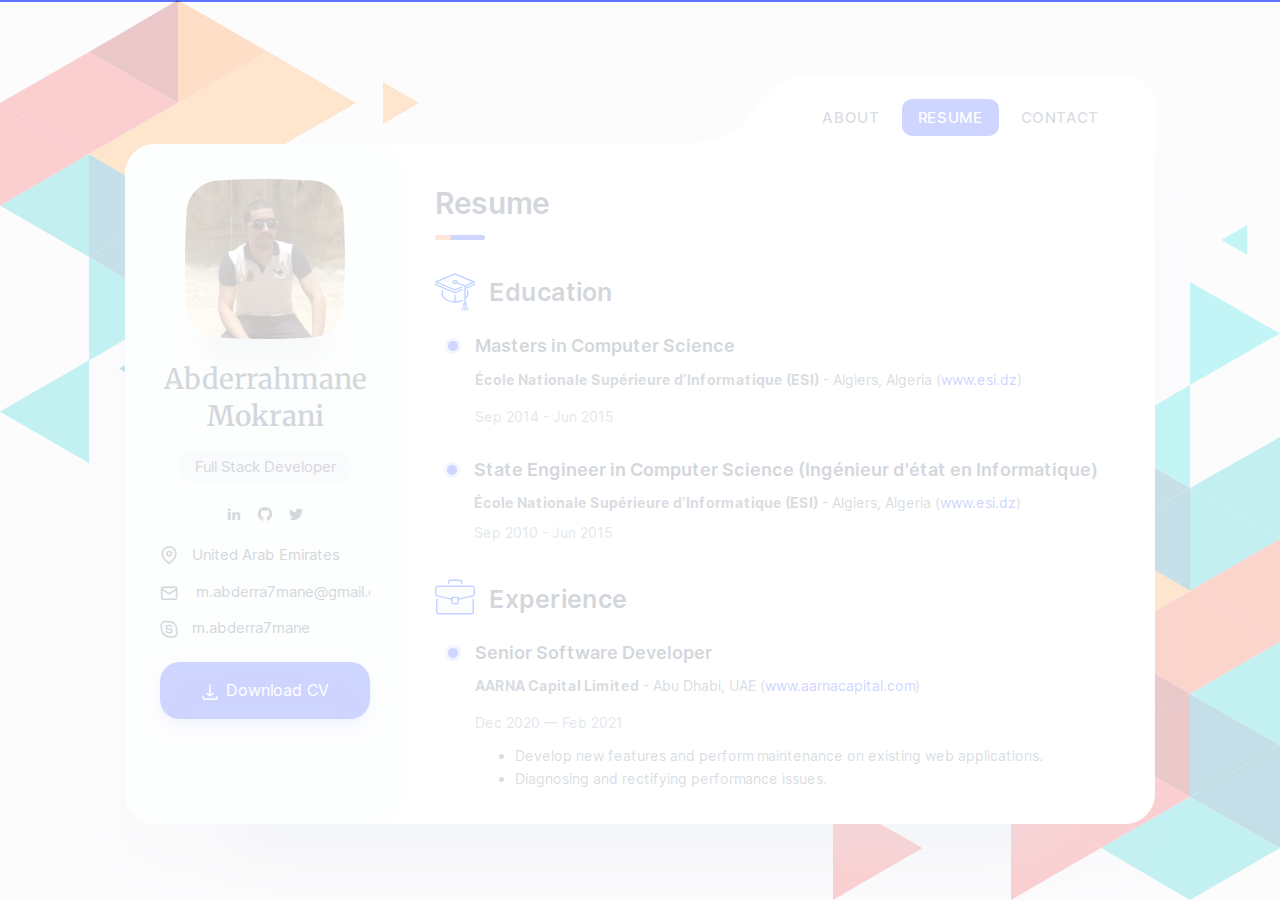
<file: resume.html>
<!DOCTYPE html>
<html lang="en">

<head>
	<meta charset="utf-8" />
	<title>Abderrahmane Mokrani - Resume</title>

	<!-- Meta Data -->
	<meta http-equiv="X-UA-Compatible" content="IE=edge">
	<meta name="viewport" content="width=device-width, initial-scale=1, shrink-to-fit=no">
	<meta name="format-detection" content="telephone=no" />
	<meta name="format-detection" content="address=no" />
	<meta name="author" content="Abderrahmane Mokrani" />
	<meta name="description" content="Resume" />

	<!-- Twitter data -->
	<meta name="twitter:card" content="summary_large_image">
	<meta name="twitter:site" content="@mabderra7mane">
	<meta name="twitter:title" content="Abderrahmane Mokrani">
	<meta name="twitter:description" content="Resume">
	<meta name="twitter:image" content="assets/images/avatar.jpg">

	<!-- Open Graph data -->
	<meta property="og:title" content="Abderrahmane Mokrani" />
	<meta property="og:type" content="website" />
	<meta property="og:url" content="http://abderra7mane.com/" />
	<meta property="og:image" content="assets/images/avatar.jpg" />
	<meta property="og:description" content="Resume" />
	<meta property="og:site_name" content="Abderrahmane Mokrani" />

	<!-- Favicons -->
	<link rel="shortcut icon" href="assets/images/favicons/favicon.ico" type="image/x-icon">

	<!-- Styles -->
	<link rel="stylesheet" type="text/css" href="assets/styles/style.css" />

	<!-- Global site tag (gtag.js) - Google Analytics -->
	<script async src="https://www.googletagmanager.com/gtag/js?id=G-QKNVV6XS8S"></script>
	<script>
		window.dataLayer = window.dataLayer || [];
		function gtag(){dataLayer.push(arguments);}
		gtag('js', new Date());

		gtag('config', 'G-QKNVV6XS8S');
	</script>
</head>

<body class="bg-triangles-2">
	<!-- Preloader -->
	<div class="preloader">
		<div class="preloader__wrap">
			<svg class="spinner-container" viewBox="0 0 52 52">
				<circle class="path" cx="26px" cy="26px" r="20px" fill="none" stroke-width="4px" />
			</svg>
			<div class="preloader__progress"><span></span></div>
		</div>
	</div>

	<main class="main">
		<!-- Menu -->
		<div class="circle-menu">
			<div class="hamburger">
				<div class="line"></div>
				<div class="line"></div>
				<div class="line"></div>
				<div class="hamburger__text">MENU</div>
			</div>
		</div>

		<div class="nav-wrap">
			<ul class="nav">
				<li class="nav__item"><a href="index.html">About</a></li>
				<li class="nav__item"><a class="active" href="resume.html">Resume</a></li>
				<!-- <li class="nav__item"><a href="portfolio.html">Portfolio</a></li> -->
				<!-- <li class="nav__item"><a href="blog.html">Blog</a></li> -->
				<li class="nav__item"><a href="contact.html">Contact</a></li>
			</ul>
		</div>

		<div class="wrapper">
			<!-- Sidebar -->
			<aside class="sidebar" data-simplebar>
				<div>
					<div class="avatar-wrap">
						<svg class="avatar avatar--180" viewBox="0 0 188 188">
							<g class="avatar__box">
								<image xlink:href="assets/images/avatar.jpg" height="100%" width="100%" />
							</g>
						</svg>
					</div>

					<div class="text-center">
						<h3 class="title sidebar__user-name">
							<span class="weight--500">Abderrahmane</span> Mokrani
						</h3>
						
						<div class="badge badge--gray">Full Stack Developer</div>

						<!-- Social -->
						<div class="social">
							<a class="social__link" href="https://www.linkedin.com/in/m-abderra7mane/">
								<i class="font-icon icon-linkedin2"></i>
							</a>
							<a class="social__link" href="https://github.com/abderra7mane">
								<i class="font-icon icon-github"></i>
							</a>
							<a class="social__link" href="https://twitter.com/mabderra7mane">
								<i class="font-icon icon-twitter"></i>
							</a>
						</div>
					</div>

					<ul class="contact-block">
						<li class="contact-block__item" data-toggle="tooltip" data-placement="top" title="Address">
							<i class="font-icon icon-map-pin"></i> United Arab Emirates
						</li>
						<li class="contact-block__item" data-toggle="tooltip" data-placement="top" title="E-mail">
							<a href="mailto:m.abderra7mane@gmail.com">
								<i class="font-icon icon-mail"></i> m.abderra7mane@gmail.com
							</a>
						</li>
						<li class="contact-block__item" data-toggle="tooltip" data-placement="top" title="Skype">
							<a href="skype:m.abderra7mane"><i class="font-icon icon-skype"></i>m.abderra7mane</a>
						</li>
					</ul>
				</div>

				<a class="btn" href="assets/docs/cv.pdf" download="Abderrahmane Mokrani - CV.pdf">
					<i class="font-icon icon-download"></i> Download CV
				</a>
			</aside>

			<!-- Content -->
			<div class="content" data-simplebar>
				<div class="section mt-0">
					<h1 class="title title--h1 title__separate">Resume</h1>
				</div>

				<!-- Experience -->
				<div class="section">
					<h2 class="title title--h2">
						<img class="title-icon" src="assets/icons/icon-education.svg" alt="" /> Education
					</h2>

					<div class="timeline">
						<!-- Item -->
						<article class="timeline__item">
							<h5 class="title title--h3 timeline__title">Masters in Computer Science</h5>
							<p class="timeline__organization">
								<b>École Nationale Supérieure d’Informatique (ESI)</b> - Algiers, Algeria (<a href="https://www.esi.dz/">www.esi.dz</a>)
							</p>
							<span class="timeline__period">Sep 2014 - Jun 2015</span>
							<p class="timeline__description"></p>
						</article>

						<!-- Item -->
						<article class="timeline__item">
							<h5 class="title title--h3 timeline__title">State Engineer in Computer Science (Ingénieur d'état en Informatique)</h5>
							<p class="timeline__organization">
								<b>École Nationale Supérieure d’Informatique (ESI)</b> - Algiers, Algeria (<a href="https://www.esi.dz/">www.esi.dz</a>)
							</p>
							<span class="timeline__period">Sep 2010 - Jun 2015</span>
							<p class="timeline__description"></p>
						</article>
					</div>
				</div>

				<div class="section">
					<h2 class="title title--h2">
						<img class="title-icon" src="assets/icons/icon-experience.svg" alt="" /> Experience
					</h2>

					<div class="timeline">
						<!-- Item -->
						<article class="timeline__item">
							<h5 class="title title--h3 timeline__title">Senior Software Developer</h5>
							<p class="timeline__organization">
								<b>AARNA Capital Limited</b> - Abu Dhabi, UAE (<a href="https://www.aarnacapital.com/">www.aarnacapital.com</a>)
							</p>
							<span class="timeline__period">Dec 2020 — Feb 2021</span>
							<ul class="timeline__description">
								<li>Develop new features and perform maintenance on existing web applications.</li>
								<li>Diagnosing and rectifying performance issues.</li>
								<li>Used React JS framework to create a Single Page Applications.</li>
								<li>Used Git for version control.</li>
								<li>Used Unit Testing to assure functionality and quality of the code.</li>
							</ul>
							<p class="timeline__description">
								<b>Technologies:</b> ReactJS, JavaScript, ASP .NET Core, SQL Server, Windows Server, Git, Jenkins, Docker.
							</p>
						</article>

						<!-- Item -->
						<article class="timeline__item">
							<h5 class="title title--h3 timeline__title">Full Stack Developer</h5>
							<p class="timeline__organization">
								<b>Optimus FZCO</b> - Dubai, UAE (<a href="https://www.optimusme.com/">www.optimusme.com</a>)
							</p>
							<span class="timeline__period">Oct 2018 – Oct 2020</span>
							<ul class="timeline__description">
								<li>Developing cross-browser and cross-platform compatible solutions.</li>
								<li>Develop new features and perform maintenance on existing web applications.</li>
								<li>Diagnosing and rectifying performance issues.</li>
								<li>Used AWS Services to build back-end business and service APIs.</li>
								<li>Used Angular framework to create a Single Page Applications.</li>
								<li>Used Git for version control.</li>
								<li>Used Unit Testing to assure functionality and quality of the code.</li>
								<li>Applying Scrum agile methodology for project management.</li>
							</ul>
							<p class="timeline__description">
								<b>Technologies:</b> AWS Services, Angular, REST-full APIs, MongoDB, Git, Docker, 
								Node JS, JavaScript, Typescript, NativeScript, HTML/CSS, Python, WebRTC, WebSockets.
							</p>
						</article>

						<!-- Item -->
						<article class="timeline__item">
							<h5 class="title title--h3 timeline__title">Application Developer</h5>
							<p class="timeline__organization">
								<b>Bitibex</b> - Dubai, UAE
							</p>
							<span class="timeline__period">Jan 2018 - May 2018</span>
							<ul class="timeline__description">
								<li>Design and Development of a Mobile E-Wallet for Cryptocurrencies.</li>
								<li>Develop applications for POS Terminals for a new Payment System using Cryptocurrencies.</li>
								<li>Integrate custom SDKs from different manufacturers of POS Terminals.</li>
								<li>Collaborate with designers to create clean interfaces and simple, intuitive interactions and experiences.</li>
								<li>Integrating APIs from different providers.</li>
							</ul>
							<p class="timeline__description">
								<b>Technologies:</b> Android SDK, Blockchain, Firebase, REST-full APIs, Java, Python, JavaScript, PHP.
							</p>
							<p class="timeline__description">
								<b>Achievements:</b>
								<ul>
									<li><a href="https://goo.gl/3TTTNM">PaidEx Wallet</a></li>
									<li><a href="https://goo.gl/99H51W">PaidEx Payment System</a></li>
								</ul>
							</p>
						</article>

						<!-- Item -->
						<article class="timeline__item">
							<h5 class="title title--h3 timeline__title">Android Developer</h5>
							<p class="timeline__organization">
								<b>Beitcan</b> - Constantine, Algeria (<a href="https://www.beitcan.com/">www.beitcan.com</a>)
							</p>
							<span class="timeline__period">Jun 2017 - Aug 2017</span>
							<ul class="timeline__description">
								<li>Part of a team that would plan develop and create mobile applications to match the needs of industrial clients.</li>
								<li>Used Xamarin.Forms to build mobile applications.</li>
								<li>Diagnosing and rectifying performance issues.</li>
								<li>Used Git for Visual Studio for version control with Team Foundation Server.</li>
								<li>Unit testing created code to assure functionality and quality.</li>
								<li>Applying Scrum agile methodology for project management.</li>
							</ul>
							<p class="timeline__description">
								<b>Technologies &amp; Tools:</b> Xamarin.Forms, REST-full APIs, Visual Studio, SQL Server, Windows Server, Ubuntu Server, 
								ASP.NET WebAPI, GIT, Team Foundation Server (TFS), .NET C#, XAML, Entity Framework.
							</p>
							<p class="timeline__description">
								<b>Achievements:</b>
								<ul>
									<li><a href="https://goo.gl/ea7VA7">NapInMap</a></li>
								</ul>
							</p>
						</article>

						<!-- Item -->
						<article class="timeline__item">
							<h5 class="title title--h3 timeline__title">Web Developer</h5>
							<p class="timeline__organization">
								<b>Beitcan</b> - Constantine, Algeria (<a href="https://www.beitcan.com/">www.beitcan.com</a>)
							</p>
							<span class="timeline__period">Mar 2017 - Jan 2018</span>
							<ul class="timeline__description">
								<li>Developing cross-browser and cross-platform compatible solutions.</li>
								<li>Develop new features and perform maintenance on existing web applications.</li>
								<li>Diagnosing and rectifying performance issues.</li>
								<li>Used .NET technologies to build back-end business and service APIs.</li>
								<li>Used AngularJS and Angular 4 frameworks to create a Single Page Applications (SPA).</li>
								<li>Used Git for Visual Studio for version control with Team Foundation Server.</li>
								<li>Unit testing created code to assure functionality and quality.</li>
								<li>Applying Scrum agile methodology for project management.</li>
							</ul>
							<p class="timeline__description">
								<b>Technologies &amp; Tools:</b> AngularJS, Angular, REST-full APIs, ASP.NET WebAPI, C#, Bootstrap, 
								SQL Server, MySQL, GIT, TFS, Visual Studio, Windows Server, Ubuntu Server, .NET Core, Node JS, 
								Bootstrap Studio, .NET C#, JavaScript, Typescript, HTML/CSS, Entity Framework.
							</p>
							<p class="timeline__description">
								<b>Achievements:</b>
								<ul>
									<li><a href="https://goo.gl/zZvTyB">Albeyt</a></li>
									<li><a href="https://goo.gl/x24APR">Halal Boucherie</a></li>
									<li><a href="https://goo.gl/Mti2Wo">SooWatt</a></li>
								</ul>
							</p>
						</article>
					</div>
				</div>

				<div class="section">
					<h2 class="title title--h2">
						<img class="title-icon" src="assets/icons/icon-education.svg" alt="" /> Internships
					</h2>

					<div class="timeline">
						<!-- Item -->
						<article class="timeline__item">
							<h5 class="title title--h3 timeline__title">Graduation Project Internship</h5>
							<p class="timeline__organization">
								<b>Advanced Technologies Development Center (CDTA)</b> - Algiers, Algeria (<a href="https://www.cdta.dz/">www.cdta.dz</a>)
							</p>
							<span class="timeline__period">Sep 2014 - Jun 2015</span>
							<p class="timeline__description">
								<b>Theme:</b> Contribution to power optimization in photovoltaic systems using 
								metaheuristics with testing on FPGA using High Level Synthesis. 
							</p>
							<p class="timeline__description">
								<b>Technologies:</b> CC/C++, Qt Framework, FPGA, Xilinx ISE, Xilinx Vivado, HLS (High Level Synthesis).
							</p>
						</article>

						<!-- Item -->
						<article class="timeline__item">
							<h5 class="title title--h3 timeline__title">Internship</h5>
							<p class="timeline__organization">
								<b>Advanced Technologies Development Center (CDTA)</b> - Algiers, Algeria (<a href="https://www.cdta.dz/">www.cdta.dz</a>)
							</p>
							<span class="timeline__period">Jul 2013 - Aug 2013</span>
							<p class="timeline__description">
								<b>Theme:</b> Implementation of an encryption algorithm for a microprocessor on FPGA. 
							</p>
							<p class="timeline__description">
								<b>Technologies:</b> C/C++, FPGA, Xilinx ISE.
							</p>
						</article>
					</div>
				</div>

				<div class="section">
					<h2 class="title title--h2">
						<img class="title-icon" src="assets/icons/icon-education.svg" alt="" /> Courses
					</h2>

					<div class="timeline">
						<!-- Item -->
						<article class="timeline__item">
							<h5 class="title title--h3 timeline__title">Project Management Training Course</h5>
							<span class="timeline__period">Jan 2013 - Jun 2013</span>
						</article>

						<!-- Item -->
						<article class="timeline__item">
							<h5 class="title title--h3 timeline__title">CCNA Training Course</h5>
							<span class="timeline__period">Sep 2013 - Jun 2014</span>
						</article>
					</div>
				</div>

				<!-- Skills -->
				<div class="section">
					<h2 class="title title--h2">My Skills</h2>
					<div class="box-gray">
						<!-- Progress -->
						<div class="progress">
							<div class="progress-bar" role="progressbar" aria-valuenow="80" aria-valuemin="0" aria-valuemax="100">
								<div class="progress-text"><span>Web Development</span></div>
							</div>
							<div class="progress-text"><span>Web Development</span></div>
						</div>

						<!-- Progress -->
						<div class="progress">
							<div class="progress-bar" role="progressbar" aria-valuenow="40" aria-valuemin="0" aria-valuemax="100">
								<div class="progress-text"><span>Mobile Development</span></div>
							</div>
							<div class="progress-text"><span>Mobile Development</span></div>
						</div>

						<!-- Progress -->
						<div class="progress">
							<div class="progress-bar" role="progressbar" aria-valuenow="30" aria-valuemin="0" aria-valuemax="100">
								<div class="progress-text"><span>Design</span></div>
							</div>
							<div class="progress-text"><span>Design</span></div>
						</div>

						<!-- Progress -->
						<div class="progress">
							<div class="progress-bar" role="progressbar" aria-valuenow="40" aria-valuemin="0" aria-valuemax="100">
								<div class="progress-text"><span>Networks</span></div>
							</div>
							<div class="progress-text"><span>Networks</span></div>
						</div>
					</div>
				</div>
			</div><!-- Content End -->
		</div><!-- Wrapper End -->
	</main>

	<!-- SVG masks -->
	<svg class="svg-defs">
		<clipPath id="avatar-box">
			<path
				d="M1.85379 38.4859C2.9221 18.6653 18.6653 2.92275 38.4858 1.85453 56.0986.905299 77.2792 0 94 0c16.721 0 37.901.905299 55.514 1.85453 19.821 1.06822 35.564 16.81077 36.632 36.63137C187.095 56.0922 188 77.267 188 94c0 16.733-.905 37.908-1.854 55.514-1.068 19.821-16.811 35.563-36.632 36.631C131.901 187.095 110.721 188 94 188c-16.7208 0-37.9014-.905-55.5142-1.855-19.8205-1.068-35.5637-16.81-36.63201-36.631C.904831 131.908 0 110.733 0 94c0-16.733.904831-37.9078 1.85379-55.5141z" />
		</clipPath>
		<clipPath id="avatar-hexagon">
			<path
				d="M0 27.2891c0-4.6662 2.4889-8.976 6.52491-11.2986L31.308 1.72845c3.98-2.290382 8.8697-2.305446 12.8637-.03963l25.234 14.31558C73.4807 18.3162 76 22.6478 76 27.3426V56.684c0 4.6805-2.5041 9.0013-6.5597 11.3186L44.4317 82.2915c-3.9869 2.278-8.8765 2.278-12.8634 0L6.55974 68.0026C2.50414 65.6853 0 61.3645 0 56.684V27.2891z" />
		</clipPath>
	</svg>

	<!-- JavaScripts -->
	<script src="assets/js/jquery-3.4.1.min.js"></script>
	<script src="assets/js/plugins.min.js"></script>
	<script src="assets/js/common.js"></script>
</body>

</html>
</file>
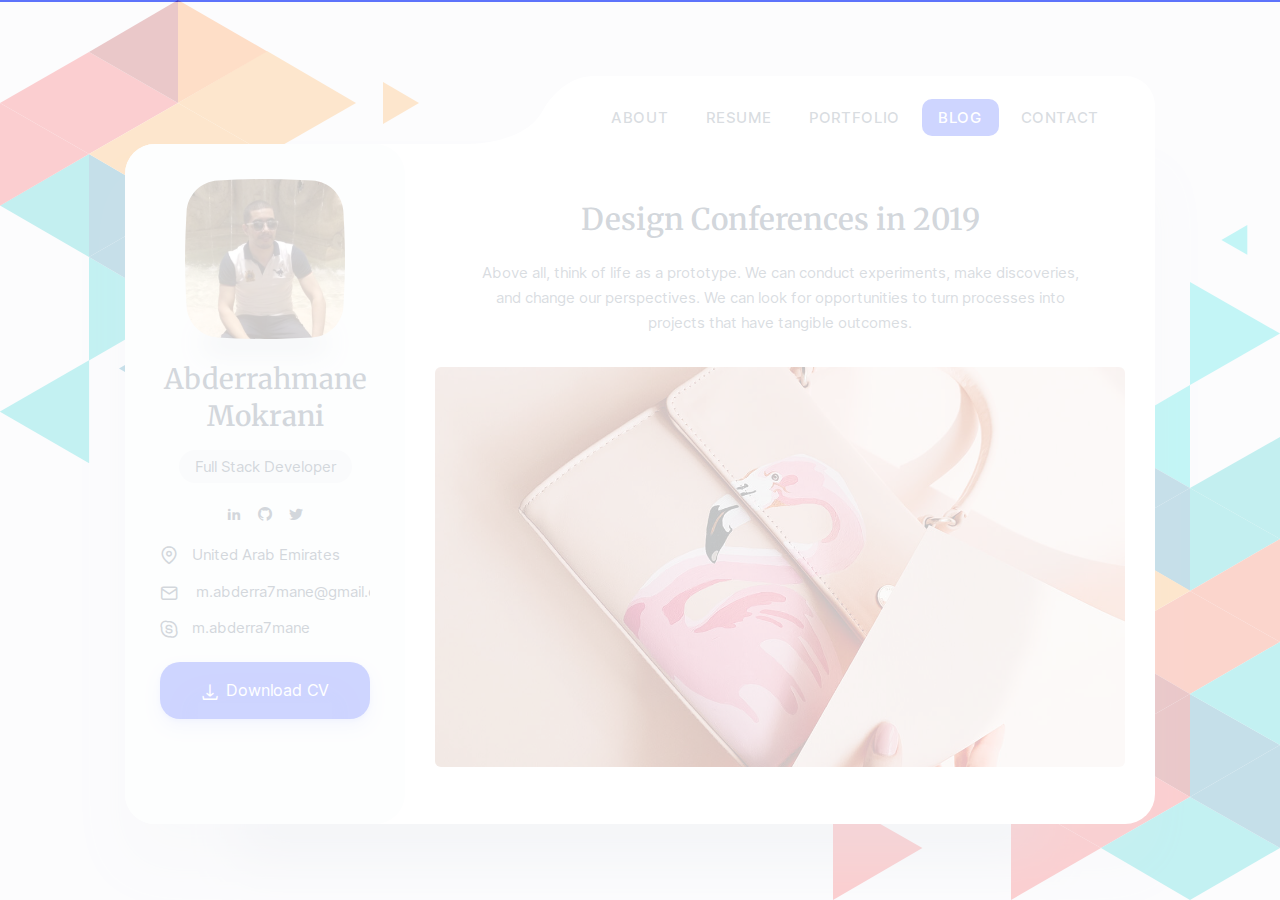
<file: single-post.html>
<!DOCTYPE html>
<html lang="en">

<head>
	<meta charset="utf-8" />
	<title>Abderrahmane Mokrani - Post</title>

	<!-- Meta Data -->
	<meta http-equiv="X-UA-Compatible" content="IE=edge">
	<meta name="viewport" content="width=device-width, initial-scale=1, shrink-to-fit=no">
	<meta name="format-detection" content="telephone=no" />
	<meta name="format-detection" content="address=no" />
	<meta name="author" content="Abderrahmane Mokrani" />
	<meta name="description" content="Post" />

	<!-- Twitter data -->
	<meta name="twitter:card" content="summary_large_image">
	<meta name="twitter:site" content="@mabderra7mane">
	<meta name="twitter:title" content="Abderrahmane Mokrani">
	<meta name="twitter:description" content="Post">
	<meta name="twitter:image" content="assets/images/avatar.jpg">

	<!-- Open Graph data -->
	<meta property="og:title" content="Abderrahmane Mokrani" />
	<meta property="og:type" content="website" />
	<meta property="og:url" content="http://abderra7mane.com/" />
	<meta property="og:image" content="assets/images/avatar.jpg" />
	<meta property="og:description" content="Post" />
	<meta property="og:site_name" content="Abderrahmane Mokrani" />

	<!-- Favicons -->
	<link rel="shortcut icon" href="assets/images/favicons/favicon.ico" type="image/x-icon">

	<!-- Styles -->
	<link rel="stylesheet" type="text/css" href="assets/styles/style.css" />

	<!-- Global site tag (gtag.js) - Google Analytics -->
	<script async src="https://www.googletagmanager.com/gtag/js?id=G-QKNVV6XS8S"></script>
	<script>
		window.dataLayer = window.dataLayer || [];
		function gtag(){dataLayer.push(arguments);}
		gtag('js', new Date());

		gtag('config', 'G-QKNVV6XS8S');
	</script>
</head>

<body class="bg-triangles-2">
	<!-- Preloader -->
	<div class="preloader">
		<div class="preloader__wrap">
			<svg class="spinner-container" viewBox="0 0 52 52">
				<circle class="path" cx="26px" cy="26px" r="20px" fill="none" stroke-width="4px" />
			</svg>
			<div class="preloader__progress"><span></span></div>
		</div>
	</div>

	<main class="main">
		<!-- Menu -->
		<div class="circle-menu">
			<div class="hamburger">
				<div class="line"></div>
				<div class="line"></div>
				<div class="line"></div>
				<div class="hamburger__text">MENU</div>
			</div>
		</div>

		<div class="nav-wrap">
			<ul class="nav">
				<li class="nav__item"><a href="index.html">About</a></li>
				<li class="nav__item"><a href="resume.html">Resume</a></li>
				<li class="nav__item"><a href="portfolio.html">Portfolio</a></li>
				<li class="nav__item"><a class="active" href="blog.html">Blog</a></li>
				<li class="nav__item"><a href="contact.html">Contact</a></li>
			</ul>
		</div>

		<div class="wrapper">
			<!-- Sidebar -->
			<aside class="sidebar" data-simplebar>
				<div>
					<div class="avatar-wrap">
						<svg class="avatar avatar--180" viewBox="0 0 188 188">
							<g class="avatar__box">
								<image xlink:href="assets/images/avatar.jpg" height="100%" width="100%" />
							</g>
						</svg>
					</div>

					<div class="text-center">
						<h3 class="title sidebar__user-name">
							<span class="weight--500">Abderrahmane</span> Mokrani
						</h3>
						
						<div class="badge badge--gray">Full Stack Developer</div>

						<!-- Social -->
						<div class="social">
							<a class="social__link" href="https://www.linkedin.com/in/m-abderra7mane/">
								<i class="font-icon icon-linkedin2"></i>
							</a>
							<a class="social__link" href="https://github.com/abderra7mane">
								<i class="font-icon icon-github"></i>
							</a>
							<a class="social__link" href="https://twitter.com/mabderra7mane">
								<i class="font-icon icon-twitter"></i>
							</a>
						</div>
					</div>

					<ul class="contact-block">
						<li class="contact-block__item" data-toggle="tooltip" data-placement="top" title="Address">
							<i class="font-icon icon-map-pin"></i> United Arab Emirates
						</li>
						<li class="contact-block__item" data-toggle="tooltip" data-placement="top" title="E-mail">
							<a href="mailto:m.abderra7mane@gmail.com">
								<i class="font-icon icon-mail"></i> m.abderra7mane@gmail.com
							</a>
						</li>
						<li class="contact-block__item" data-toggle="tooltip" data-placement="top" title="Skype">
							<a href="skype:m.abderra7mane"><i class="font-icon icon-skype"></i>m.abderra7mane</a>
						</li>
					</ul>
				</div>

				<a class="btn" href="assets/docs/cv.pdf" download="Abderrahmane Mokrani - CV.pdf">
					<i class="font-icon icon-download"></i> Download CV
				</a>
			</aside>

			<!-- Content -->
			<div class="content" data-simplebar>
				<!-- Post -->
				<div class="pb-3">
					<header class="header-post">
						<h1 class="title title--h1">Design Conferences in 2019</h1>
						<div class="caption-post">
							<p>Above all, think of life as a prototype. We can conduct experiments, make discoveries, and change our
								perspectives. We can look for opportunities to turn processes into projects that have tangible outcomes.
							</p>
						</div>
						<div class="header-post__image-wrap">
							<img class="cover lazyload" src="assets/img/image_02.jpg" alt="" />
						</div>
					</header>
					<div class="caption-post">
						<p>Above all, think of life as a prototype. We can conduct experiments, make discoveries, and change our
							perspectives. We can look for opportunities to turn processes into projects that have tangible outcomes.
							We can learn how to take joy in the things we create whether they take the form of a fleeting experience
							or an heirloom that will last for generations. We can learn that reward comes in creation and re-creation.
						</p>
						<p>It is not enough that we build products that function, that are understandable and usable, we also need
							to build products that bring joy and excitement, pleasure and fun, and, yes, beauty to people’s lives.
							Creativity is to discover a question that has never been asked.</p>
					</div>
					<div class="gallery-post">
						<img class="gallery-post__item cover lazyload" src="assets/img/image_06.jpg" data-zoom alt="" />
						<img class="gallery-post__item cover lazyload" src="assets/img/image_08.jpg" data-zoom alt="" />
						<div class="gallery-post__caption">Work by <a href="#">Colin Adams</a>, <a href="#">Mark Craig</a></div>
					</div>
					<div class="caption-post">
						<h2 class="title title--h2">If you’re not prepared to be wrong, you’ll never come up with anything original.
						</h2>
						<p>Here is one of the few effective keys to the design problem: the ability of the designer to recognize as
							many of the constraints as possible his willingness and enthusiasm for working within these constraints.
							The most profound technologies are those that disappear. They weave themselves into the fabric of everyday
							life until they are indistinguishable from it.</p>
						<blockquote class="block-quote">
							<p>The alternative to good design is always bad design. There is no such thing as no design.</p>
							<span class="block-quote__author">Adam Judge</span>
						</blockquote>
						<p>Above all, think of life as a prototype. We can conduct experiments, make discoveries, and change our
							perspectives. We can look for opportunities to turn processes into projects that have tangible outcomes.
						</p>
						<p>We can learn how to take joy in the things we create whether they take the form of a fleeting experience
							or an heirloom that will last for generations. We can learn that reward comes in creation and re-creation,
							no just in the consumption of the world around us. Active participation in the process of creation is our
							right and our privilege. We can learn to measure the success of our ideas not by our bank accounts by
							their impact on the world.</p>
					</div>
					<footer class="footer-post">
						<a class="footer-post__share" href="http://facebook.com"><i
								class="font-icon icon-facebook"></i><span>Facebook</span></a>
						<a class="footer-post__share" href="http://twitter.com"><i
								class="font-icon icon-twitter"></i><span>Twitter</span></a>
						<a class="footer-post__share" href="http://linkedin.com"><i
								class="font-icon icon-linkedin2"></i><span>Linkedin</span></a>
					</footer>
				</div>

				<div class="">
					<h2 class="title title--h2">Comments <span class="color--light">(3)</span></h2>

					<!-- Comment -->
					<div class="comment-box">
						<div class="comment-box__inner">
							<svg class="avatar avatar--60" viewBox="0 0 84 84">
								<g class="avatar__hexagon">
									<image xlink:href="assets/img/avatar-2.jpg" height="100%" width="100%" />
								</g>
							</svg>
							<div class="comment-box__body">
								<h4 class="comment-box__details"><span>Daniel Lewi</span><span class="comment-box__details-date">5 min
										ago</span></h4>
								<p>Very interesting and informative article on design. I learned a lot of new and interesting.</p>

								<ul class="comment-box__footer">
									<li><i class="font-icon icon-like-fill"></i> <span>80</span></li>
									<li><i class="font-icon icon-reply"></i> <span>Reply</span></li>
								</ul>
							</div>
						</div>

						<!-- Comment -->
						<div class="comment-box">
							<div class="comment-box__inner">
								<svg class="avatar avatar--60" viewBox="0 0 84 84">
									<g class="avatar__hexagon">
										<image xlink:href="assets/img/avatar-3.jpg" height="100%" width="100%" />
									</g>
								</svg>
								<div class="comment-box__body">
									<h4 class="comment-box__details"><span>Jessica Miller</span><span class="comment-box__details-date">1
											min ago</span></h4>
									<p>I agree, a very interesting article. Thank you very much! <img class="emoji"
											src="assets/icons/emoji/emoji-nerd.svg" alt="nerd" /></p>

									<ul class="comment-box__footer">
										<li><i class="font-icon icon-like-fill"></i> <span>35</span></li>
										<li><i class="font-icon icon-reply"></i> <span>Reply</span></li>
									</ul>
								</div>
							</div>
						</div>
					</div>

					<!-- Comment -->
					<div class="comment-box">
						<div class="comment-box__inner">
							<svg class="avatar avatar--60" viewBox="0 0 84 84">
								<g class="avatar__hexagon">
									<image xlink:href="assets/img/avatar-6.jpg" height="100%" width="100%" />
								</g>
							</svg>
							<div class="comment-box__body">
								<h4 class="comment-box__details"><span>Henry William</span><span class="comment-box__details-date">15
										min ago</span></h4>
								<p>Thanks for the good article. Looking forward to new ones.</p>

								<ul class="comment-box__footer">
									<li><i class="font-icon icon-like-fill"></i> <span>15</span></li>
									<li><i class="font-icon icon-reply"></i> <span>Reply</span></li>
								</ul>
							</div>
						</div>
					</div>

					<!-- Comment form -->
					<ul class="social-auth">
						<li class="social-auth__item">Login with:</li>
						<li class="social-auth__item"><a class="social-auth__link" href="#"><i
									class="font-icon icon-facebook"></i></a></li>
						<li class="social-auth__item"><a class="social-auth__link" href="#"><i
									class="font-icon icon-twitter"></i></a></li>
						<li class="social-auth__item"><a class="social-auth__link" href="#"><i
									class="font-icon icon-dribbble"></i></a></li>
						<li class="social-auth__item"><a class="social-auth__link" href="#"><i
									class="font-icon icon-behance"></i></a></li>
					</ul>
					<form class="comment-form">
						<textarea id="commentForm" class="textarea textarea--white form-control" required="required"
							placeholder="Write a Comment..." rows="1"></textarea>
						<button type="submit" class="btn"><i class="font-icon icon-send"></i></button>
						<div class="dropdown dropup">
							<i class="font-icon icon-smile" id="dropdownEmoji" data-toggle="dropdown" aria-haspopup="true"></i>
							<div class="dropdown-menu dropdown-menu-center" aria-labelledby="dropdownEmoji">
								<div class="emoji-wrap">
									<img class="emoji" src="assets/icons/emoji/emoji-laughing.svg" title=":laughing:" alt="laughing" />
									<img class="emoji" src="assets/icons/emoji/emoji-happy-2.svg" title=":happy 2:" alt="happy 2" />
									<img class="emoji" src="assets/icons/emoji/emoji-crazy.svg" title=":crazy:" alt="crazy" />
									<img class="emoji" src="assets/icons/emoji/emoji-bad.svg" title=":bad:" alt="bad" />
									<img class="emoji" src="assets/icons/emoji/emoji-angry.svg" title=":angry:" alt="angry" />
									<img class="emoji" src="assets/icons/emoji/emoji-happy.svg" title="happy" alt="happy" />
									<img class="emoji" src="assets/icons/emoji/emoji-thinking.svg" title=":thinking:" alt="thinking" />
									<img class="emoji" src="assets/icons/emoji/emoji-sad.svg" title=":sad:" alt="sad" />
									<img class="emoji" src="assets/icons/emoji/emoji-pressure.svg" title=":pressure:" alt="pressure" />
									<img class="emoji" src="assets/icons/emoji/emoji-in-love.svg" title=":in love:" alt="in love" />
									<img class="emoji" src="assets/icons/emoji/emoji-nerd.svg" title=":laughing:" alt="nerd" />
									<img class="emoji" src="assets/icons/emoji/emoji-happy-3.svg" title=":happy 3:" alt="happy 3" />
									<img class="emoji" src="assets/icons/emoji/emoji-shocked.svg" title=":shocked:" alt="shocked" />
									<img class="emoji" src="assets/icons/emoji/emoji-wink.svg" title=":wink:" alt="wink" />
									<img class="emoji" src="assets/icons/emoji/emoji-sweating.svg" title=":sweating:" alt="sweating" />
									<img class="emoji" src="assets/icons/emoji/emoji-shocked-2.svg" title=":shocked 2:" alt="shocked 2" />
									<img class="emoji" src="assets/icons/emoji/emoji-shocked-3.svg" title=":shocked 3:" alt="shocked 3" />
									<img class="emoji" src="assets/icons/emoji/emoji-sad-2.svg" title=":sad 2:" alt="sad 2" />
								</div>
							</div>
						</div>
					</form>
				</div>
			</div><!-- Content End -->
		</div><!-- Wrapper End -->
	</main>

	<!-- SVG masks -->
	<svg class="svg-defs">
		<clipPath id="avatar-box">
			<path
				d="M1.85379 38.4859C2.9221 18.6653 18.6653 2.92275 38.4858 1.85453 56.0986.905299 77.2792 0 94 0c16.721 0 37.901.905299 55.514 1.85453 19.821 1.06822 35.564 16.81077 36.632 36.63137C187.095 56.0922 188 77.267 188 94c0 16.733-.905 37.908-1.854 55.514-1.068 19.821-16.811 35.563-36.632 36.631C131.901 187.095 110.721 188 94 188c-16.7208 0-37.9014-.905-55.5142-1.855-19.8205-1.068-35.5637-16.81-36.63201-36.631C.904831 131.908 0 110.733 0 94c0-16.733.904831-37.9078 1.85379-55.5141z" />
		</clipPath>
		<clipPath id="avatar-hexagon">
			<path
				d="M0 27.2891c0-4.6662 2.4889-8.976 6.52491-11.2986L31.308 1.72845c3.98-2.290382 8.8697-2.305446 12.8637-.03963l25.234 14.31558C73.4807 18.3162 76 22.6478 76 27.3426V56.684c0 4.6805-2.5041 9.0013-6.5597 11.3186L44.4317 82.2915c-3.9869 2.278-8.8765 2.278-12.8634 0L6.55974 68.0026C2.50414 65.6853 0 61.3645 0 56.684V27.2891z" />
		</clipPath>
	</svg>

	<!-- JavaScripts -->
	<script src="assets/js/jquery-3.4.1.min.js"></script>
	<script src="assets/js/plugins.min.js"></script>
	<script src="assets/js/common.js"></script>
</body>

</html>
</file>
<file: assets/styles/style.css>
/* ------------------------------------------------
 Author: ArtStyles (Art)
 
 Template Name: vCard 2
 version: 1.1.0
------------------------------------------------ */
/* ------------------------------------------------

 - General Styles
 - Typography
 - Preloader
 - Form
 - Button
 - Preloader
 - Header
 - Sections
 - Navbar
 - Footer
 - Cases
 - Clients
 - Contact
 - Single post
 - Footer
 - Contact
 - Portfolio
 - News
 - Single news
 - Testimonials
 - Timeline
 - Other
 
------------------------------------------------ */
@import url(vendors/bootstrap.min.css);
@import url(vendors/swiper.min.css);
@import url(vendors/simplebar.min.css);
@import url(../icons/style.css);
@import url("../font/inter.css");
@import url("https://fonts.googleapis.com/css?family=Merriweather:400,900&display=swap");
/* -----------------------------------------------------------------
    - General Styles
----------------------------------------------------------------- */
*,
::before,
::after {
  background-repeat: no-repeat;
  box-sizing: border-box;
}

html {
  font-size: 16px;
  -webkit-overflow-scrolling: touch;
  -webkit-box-sizing: border-box;
  box-sizing: border-box;
  -ms-overflow-x: hidden;
}

body, html {
  font-size: 1rem;
  -webkit-text-size-adjust: 100%;
}

body {
  background: #F0F0F6;
  color: #5F6F81;
  font-family: "Inter", sans-serif;
  font-size: 0.9375rem;
  font-weight: 400;
  line-height: 1.65;
  min-height: 100vh;
  overflow-x: hidden;
  -ms-overflow-style: scrollbar;
  -webkit-font-smoothing: antialiased;
}
@media only screen and (max-width: 580px) {
  body {
    line-height: 1.6;
  }
}

html.is-scroll-disabled body {
  height: 100vh;
  overflow: hidden;
}

@media all and (-ms-high-contrast: none), (-ms-high-contrast: active) {
  html.is-scroll-disabled {
    overflow: hidden;
  }
}
.no-scroll {
  overflow: hidden;
  -ms-overflow-style: none;
}

.no-scroll-height {
  overflow-x: hidden;
}

.svg-defs {
  position: absolute;
  height: 0;
  width: 0;
}

@media screen and (-ms-high-contrast: active), (-ms-high-contrast: none) {
  .full-page {
    overflow: auto;
  }
}

.bg-triangles {
  background-image: url(../images/triangle-top.svg), url(../images/triangle-bottom.svg);
  background-position: right top, left bottom;
  background-repeat: no-repeat;
  background-size: inherit;
  background-attachment: fixed;
}
@media only screen and (max-width: 991px) {
  .bg-triangles {
    background-size: contain;
  }
}
.bg-triangles-2 {
  background-image: url(../images/triangles-top-2.svg), url(../images/triangles-bottom-2.svg);
  background-position: left top, right bottom;
  background-repeat: no-repeat;
  background-size: inherit;
}
@media only screen and (max-width: 580px) {
  .bg-triangles-2 {
    background-size: contain;
  }
}
.bg-peach {
  background-image: linear-gradient(111.59deg, #FFF2E7 0%, #FFCADA 99.08%);
  background-attachment: fixed;
}
.bg-orange {
  background-image: linear-gradient(111.59deg, #FFC956 0%, #FF9F4D 99.08%);
  background-attachment: fixed;
}
.bg-azure {
  background-image: linear-gradient(128.99deg, #00F1E2 10.98%, #2CD5EF 90.23%);
  background-attachment: fixed;
}
.bg-green {
  background-image: linear-gradient(135deg, #9be15d 0%, #00d9a6 100%);
  background-attachment: fixed;
}

/* -----------------------------------------------------------------
    - Typography
----------------------------------------------------------------- */
h1, h2, h3, h4, h5, h6 {
  color: #44566C;
  font-family: "Inter", sans-serif;
  font-weight: 600;
  line-height: 1.3;
}

.title--h1 {
  font-size: 1.875rem;
  margin-bottom: 1.1875rem;
}
@media only screen and (max-width: 580px) {
  .title--h1 {
    font-size: 1.6875rem;
  }
}
.title--h2 {
  font-size: 1.5625rem;
  margin-bottom: 1.375rem;
}
@media only screen and (max-width: 580px) {
  .title--h2 {
    font-size: 1.5rem;
    margin-bottom: 1.1875rem;
  }
}
.title--h3 {
  font-size: 1.125rem;
  margin-bottom: 0.625rem;
}
@media only screen and (max-width: 580px) {
  .title--h3 {
    font-size: 1.0625rem;
    margin-bottom: 0.5rem;
  }
}
.title--h4 {
  font-size: 1.0625rem;
  margin-bottom: 0.8125rem;
}
@media only screen and (max-width: 580px) {
  .title--h4 {
    font-size: 1rem;
  }
}
.title--center {
  text-align: center;
}
.title--tone {
  color: #304CFD;
}
.title-icon {
  margin-right: 0.5rem;
  margin-top: -0.25rem;
  height: 2.5rem;
  width: 2.5rem;
}
@media only screen and (max-width: 580px) {
  .title-icon {
    height: 1.9230769231rem;
    width: 1.9230769231rem;
  }
}
.title__separate {
  margin-bottom: 1.5rem;
  position: relative;
}
.title__separate::before, .title__separate::after {
  content: '';
  background-color: #304CFD;
  border-radius: 0.5rem;
  height: 0.3125rem;
  position: absolute;
  bottom: -1.0625rem;
  left: 0;
  width: 3.12rem;
  z-index: 1;
}
.title__separate::after {
  background-color: #FF965D;
  width: 1rem;
}
@media only screen and (max-width: 580px) {
  .title__separate {
    margin-bottom: 0.8125rem;
  }
  .title__separate::before, .title__separate::after {
    height: 0.1875rem;
    bottom: -0.625rem;
  }
  .title__separate::before {
    width: 3rem;
  }
  .title__separate::after {
    width: 1rem;
  }
}

.weight--400 {
  font-weight: 400;
}
.weight--500 {
  font-weight: 500;
}
.weight--600 {
  font-weight: 600;
}
.weight--700 {
  font-weight: 700;
}

.color--light {
  color: #8697A8;
}
.color--dark {
  color: #44566C;
}

.block-quote {
  font-size: 1.3125rem;
  font-weight: 400;
  font-style: italic;
  margin: 1.8125rem 0 1.8125rem 0.1875rem;
  position: relative;
  line-height: 1.6;
}
@media only screen and (max-width: 991px) {
  .block-quote {
    padding-left: 3.8125rem;
  }
}
@media only screen and (max-width: 768px) {
  .block-quote {
    font-size: 1.125rem;
    margin: 1.0625rem 0 1.3125rem;
    padding-left: 0;
    padding-top: 2.375rem;
  }
}
.block-quote::before {
  background-image: url(../images/icon-quote.svg);
  background-repeat: no-repeat;
  background-position: center;
  background-size: cover;
  content: '';
  height: 1.5625rem;
  margin: 0 auto;
  position: absolute;
  top: 0;
  left: -2.5625rem;
  width: 28px;
}
@media only screen and (max-width: 991px) {
  .block-quote::before {
    left: 0;
  }
}
.block-quote__author {
  font-size: 1rem;
  font-style: normal;
  display: block;
  margin-top: 0.625rem;
  padding-left: 3rem;
  position: relative;
}
@media only screen and (max-width: 768px) {
  .block-quote__author {
    font-size: 0.875rem;
    margin-top: 0;
    padding-left: 2rem;
  }
}
.block-quote__author::before {
  content: '';
  background-color: #44566C;
  height: 0.0625rem;
  margin-bottom: auto;
  margin-top: auto;
  position: absolute;
  top: 0;
  bottom: 0;
  left: 0;
  width: 2rem;
}
@media only screen and (max-width: 768px) {
  .block-quote__author::before {
    width: 1rem;
  }
}

a {
  color: #304CFD;
  cursor: pointer;
  text-decoration: none;
  -webkit-text-decoration-skip: objects;
  transition: color 0.3s cubic-bezier(0.72, 0.16, 0.345, 0.875);
}
a:hover {
  color: #304CFD;
  outline: none;
  text-decoration: underline;
}
a.decoration--none {
  text-decoration: none;
}

.description {
  color: #F5F8F9;
  margin-bottom: 1.875rem;
}

.foreword {
  color: #F5F8F9;
  font-size: 1.125rem;
}

.separation {
  background-color: rgba(134, 151, 168, 0.2);
  height: 0.0625rem;
  margin: 2rem 0;
}

img {
  max-width: 100%;
  -webkit-user-select: none;
  -moz-user-select: none;
  -ms-user-select: none;
  user-select: none;
}

iframe {
  background-color: #44566C;
  border: 0;
  display: block;
  height: 100%;
  width: 100%;
}

.cover {
  object-fit: cover;
  object-position: center;
  font-family: 'object-fit: cover; object-position: center;';
  height: 100%;
  width: 100%;
}

::-moz-selection {
  background: transparent;
  color: #304CFD;
}

::selection {
  background: transparent;
  color: #304CFD;
}

/* -----------------------------------------------------------------
    - Form
----------------------------------------------------------------- */
.input, .textarea, select,
.custom-select {
  background-color: #F5F8F9;
  border: 1px solid #F5F8F9;
  border-radius: 20px;
  box-shadow: none;
  color: #44566C;
  font-size: 0.9375rem;
  height: auto;
  padding: 1rem 1.375rem;
  position: relative;
  width: 100%;
  -webkit-appearance: none;
  -moz-appearance: none;
  appearance: none;
}
@media only screen and (max-width: 580px) {
  .input, .textarea, select,
  .custom-select {
    padding: 0.625rem 1.125rem;
  }
}

.input:focus, .textarea:focus, select:focus,
.custom-select:focus {
  background-color: #F5F8F9;
  color: #44566C;
  box-shadow: none;
  outline: none;
}

.input {
  line-height: inherit;
}
@media all and (-ms-high-contrast: none), (-ms-high-contrast: active) {
  .input {
    line-height: 0;
  }
}
.input--white {
  background-color: #fff;
}
.input--white:focus {
  background-color: #fff;
}
.input__icon {
  padding-left: 2.8125rem;
}
@media only screen and (max-width: 580px) {
  .input__icon {
    padding-left: 1.125rem;
  }
}

.textarea {
  border-radius: 20px;
  display: block;
  padding: 0.8125rem 1.1875rem;
  resize: none;
}

.form-group {
  margin-bottom: 2rem;
  position: relative;
}
@media only screen and (max-width: 580px) {
  .form-group {
    margin-bottom: 1.6875rem;
  }
}
.form-group .font-icon {
  color: #8697A8;
  font-size: 1.0625rem;
  margin: auto 2rem;
  position: absolute;
  top: 0;
  bottom: 0;
  left: 0;
  height: 1rem;
  width: 1rem;
  z-index: 1;
}
@media only screen and (max-width: 580px) {
  .form-group .font-icon {
    display: none;
  }
}

.help-block {
  position: absolute;
  font-size: 0.75rem;
  line-height: 1.4;
  padding-top: 0.3125rem;
  padding-left: 0.375rem;
}
@media only screen and (max-width: 580px) {
  .help-block {
    font-size: 0.6875rem;
  }
}
.help-block ul {
  padding: 0;
}

.with-errors {
  color: #FF3D57;
}

.has-error input,
.has-error textarea,
.has-error input:focus,
.has-error textarea:focus {
  border-color: #FF3D57;
}

#validator-contact {
  font-size: 0.875rem;
  margin-top: 1rem;
}

.form-control::-webkit-input-placeholder {
  color: #8697A8;
}

.form-control::-moz-placeholder {
  color: #8697A8;
}

.form-control:-ms-input-placeholder {
  color: #8697A8;
}

.form-control::-ms-input-placeholder {
  color: #8697A8;
}

.form-control::placeholder {
  color: #8697A8;
}

input:invalid,
textarea:invalid {
  outline: none !important;
}

.custom-control-input:focus ~ .custom-control-label::before {
  box-shadow: 0 0 0 0.1875rem rgba(48, 76, 253, 0.25);
}
.custom-control-input:focus:not(:checked) ~ .custom-control-label::before {
  border-color: #304CFD;
}
.custom-control-input:not(:disabled):active ~ .custom-control-label::before {
  border-color: #fff;
  background-color: transparent;
}
.custom-control-input:checked ~ .custom-control-label::before {
  border-color: #304CFD;
  background-color: #304CFD;
}

.custom-control-label {
  line-height: 1.55;
  padding-left: 0.5rem;
}
.custom-control-label::before {
  background-color: transparent;
  border: 1px solid #F0F0F6;
}

select,
.custom-select {
  background: url("data:image/svg+xml,%3csvg xmlns='http://www.w3.org/2000/svg' viewBox='0 0 4 5'%3e%3cpath fill='%23fff' d='M2 0L0 2h4zm0 5L0 3h4z'/%3e%3c/svg%3e") no-repeat right 0.1rem center/10px 16px;
}
select option,
.custom-select option {
  color: #44566C;
}

.dropdown-menu {
  border: 0;
  box-shadow: 0 0.5rem 2.5rem rgba(134, 151, 168, 0.25);
  color: #5F6F81;
  font-size: 0.9375rem;
}
.dropdown-menu::before {
  content: '';
  border-left: 0.375rem solid transparent;
  border-right: 0.375rem solid transparent;
  border-bottom: 0.375rem solid #fff;
  height: 0;
  position: absolute;
  top: -0.375rem;
  left: 1.6875rem;
  width: 0;
}
.dropdown.dropup .dropdown-menu::before {
  border-left: 0.375rem solid transparent;
  border-right: 0.375rem solid transparent;
  border-top: 0.375rem solid #fff;
  border-bottom: 0.375rem solid transparent;
  top: auto;
  bottom: -0.75rem;
}

.badge {
  font-size: 0.9375rem;
  font-weight: 400;
  border-radius: 20px;
  padding: 0.5625rem 1rem;
}
.badge--light {
  background-color: #F5F8F9;
  color: #44566C;
}
.badge--gray {
  background-color: #E9EDF0;
  color: #44566C;
}
.badge--dark {
  background-color: #44566C;
  color: #fff;
}
.badge--blue {
  background-color: #304CFD;
  color: #fff;
}
.badge--blue-gradient {
  background-image: linear-gradient(111.59deg, #FFF2E7 0%, #FFCADA 99.08%);
  color: #fff;
}
.badge--aqua {
  background-color: #FF965D;
  color: #fff;
}
.badge--red {
  background-color: #FF3D57;
  color: #fff;
}

.tooltip {
  font-family: "Inter", sans-serif;
}
.tooltip-inner {
  max-width: 12.5rem;
  padding: 0.25rem 0.5625rem 0.25rem;
  background-color: #44566C;
  border-radius: 0.25rem;
  box-shadow: 0 1rem 2rem rgba(134, 151, 168, 0.25), 0 0.125rem 1rem rgba(134, 151, 168, 0.5);
}
.tooltip.show {
  opacity: 1;
}

.bs-tooltip-top .arrow::before,
.bs-tooltip-auto[x-placement^="top"] .arrow::before {
  border-width: 0.3125rem 0.3125rem 0;
  border-top-color: #44566C;
}

.bs-tooltip-right .arrow::before,
.bs-tooltip-auto[x-placement^="right"] .arrow::before {
  border-width: 0.3125rem 0.3125rem 0.3125rem 0;
  border-right-color: #44566C;
}

.bs-tooltip-left .arrow::before,
.bs-tooltip-auto[x-placement^="left"] .arrow::before {
  border-width: 0.3125rem 0 0.3125rem 0.3125rem;
  border-left-color: #44566C;
}

.bs-tooltip-bottom .arrow::before,
.bs-tooltip-auto[x-placement^="bottom"] .arrow::before {
  border-width: 0 0.3125rem 0.3125rem;
  border-bottom-color: #44566C;
}

.progress {
  background-color: rgba(68, 86, 108, 0.1);
  border-radius: 20px;
  height: 1.5rem;
  margin-bottom: 1.5rem;
  overflow: inherit;
  position: relative;
  text-align: right;
}
@media only screen and (max-width: 580px) {
  .progress {
    margin-bottom: 1rem;
  }
}
.progress:last-child {
  margin-bottom: 0;
}
.progress-bar {
  background-color: #304CFD;
  border-radius: 20px;
  overflow: hidden;
  position: relative;
  width: 0%;
  z-index: 1;
}
.progress .progress-text {
  display: flex;
  align-items: center;
  justify-content: space-between;
  height: 100%;
  padding-left: 0.8125rem;
  padding-right: 0.8125rem;
  position: absolute;
  top: 0;
  left: 0;
  width: 100%;
  z-index: 1;
}
.progress .progress-text > * {
  min-width: 0;
}

@media screen and (-ms-high-contrast: active), (-ms-high-contrast: none) {
  .progress-text span:nth-child(2) {
    float: right;
  }
}
.btn {
  background-color: #304CFD;
  border-radius: 20px;
  border: 0;
  box-shadow: 0 0.5rem 1rem rgba(48, 76, 253, 0.15), 0 0.125rem 0.25rem rgba(48, 76, 253, 0.15);
  color: #fff;
  cursor: pointer;
  font-size: 1rem;
  font-weight: 400;
  line-height: inherit;
  overflow: hidden;
  padding: 0.9375rem 1.5rem;
  position: relative;
  transition: .4s ease-in-out;
  white-space: nowrap;
  z-index: 1;
}
.btn:hover {
  color: #fff;
  box-shadow: none;
  opacity: .9;
}
.btn:hover span {
  width: 30rem;
  height: 30rem;
}
.btn:focus {
  box-shadow: 0 1.5rem 2.5rem rgba(48, 76, 253, 0.1), 0 0.5rem 1rem rgba(48, 76, 253, 0.1);
}
.btn::before {
  content: '';
  box-shadow: 0 0.25rem 2rem rgba(48, 76, 253, 0.25), 0 0.25rem 1rem rgba(48, 76, 253, 0.25);
  margin: 0 auto;
  height: 1rem;
  position: absolute;
  right: 0;
  bottom: 0;
  left: 0;
  width: 64%;
  z-index: -1;
}
.btn span {
  background-color: rgba(255, 255, 255, 0.1);
  border-radius: 50%;
  display: block;
  width: 0;
  height: 0;
  position: absolute;
  transition: width .4s ease-in-out, height .4s ease-in-out;
  transform: translate(-50%, -50%);
  z-index: -1;
}
.btn .font-icon {
  margin-right: 0.1875rem;
}

button:focus {
  outline: none;
}

/* -----------------------------------------------------------------
    - Preloader
----------------------------------------------------------------- */
.preloader {
  display: flex;
  align-items: center;
  justify-content: center;
  background-color: #fff;
  position: fixed;
  top: 0;
  left: 0;
  width: 100%;
  height: 100%;
  overflow: hidden;
  text-align: center;
  z-index: 1106;
  opacity: 1;
}
.preloader > * {
  min-width: 0;
}
.preloader__wrap {
  width: 100%;
  max-width: 9.375rem;
}
.preloader__progress {
  background: #fff;
  height: 0.125rem;
  position: absolute;
  top: 0;
  left: 0;
  overflow: hidden;
  width: 100%;
}
.preloader__progress span {
  background: #304CFD;
  position: absolute;
  top: 0;
  left: 0;
  height: 100%;
  width: 0;
}

/* -----------------------------------------------------------------
    - Sidebar
----------------------------------------------------------------- */
.sidebar {
  display: flex;
  flex-direction: column;
  justify-content: center;
  background-color: #F5F8F9;
  border-radius: 30px;
  padding: 2.2rem;
  width: 17.5rem;
  text-align: center;
}
.sidebar > * {
  min-width: 0;
}
@media only screen and (max-width: 991px) {
  .sidebar {
    align-items: center;
    border-radius: 30px;
    flex: 0 0 100%;
    width: 100%;
  }
}
@media only screen and (max-width: 768px) {
  .sidebar {
    padding: 2rem;
  }
}
.full-page .sidebar {
  justify-content: flex-start;
}
.sidebar .avatar {
  margin-bottom: 1.375rem;
  margin-left: auto;
  margin-right: auto;
}
@media only screen and (max-width: 580px) {
  .sidebar .avatar {
    margin-bottom: 1rem;
  }
}
.sidebar__user-name {
  font-family: "Merriweather", serif;
  font-size: 1.75rem;
  margin-bottom: 1rem;
}
@media only screen and (max-width: 580px) {
  .sidebar__user-name {
    font-size: 1.625rem;
    margin-bottom: 0.8125rem;
  }
}
.sidebar .btn {
  flex: 0 0 auto;
  display: block;
  width: 100%;
}
@media only screen and (max-width: 991px) {
  .sidebar .btn {
    margin-left: auto;
    margin-right: auto;
    width: 40%;
  }
}
@media only screen and (max-width: 580px) {
  .sidebar .btn {
    width: 100%;
  }
}

.contact-block {
  color: #44566C;
  font-size: 0.9375rem;
  list-style: none;
  padding-left: 0;
  margin-bottom: 1.3125rem;
}
@media only screen and (max-width: 991px) {
  .contact-block {
    display: inline-block;
    margin-left: auto;
    margin-right: auto;
    width: 100%;
  }
}
.contact-block__item {
  display: flex;
  align-items: center;
  margin-bottom: 0.75rem;
  overflow: hidden;
  text-overflow: ellipsis;
  white-space: nowrap;
}
.contact-block__item > * {
  min-width: 0;
}
@media only screen and (max-width: 991px) {
  .contact-block__item {
    justify-content: center;
  }
}
.contact-block__item a {
  color: #44566C;
  text-decoration: none;
}
.contact-block__item a:hover {
  color: #304CFD;
}
.contact-block .font-icon {
  font-size: 1.125rem;
  margin-right: 0.875rem;
}

.sticky-column {
  width: 100%;
}

.sticky-column.is_stuck {
  margin-top: 1.875rem;
  margin-bottom: 2.5rem;
}
.sticky-column.is_stuck .avatar {
  margin-top: 0;
}

/* -----------------------------------------------------------------
    - Sections
----------------------------------------------------------------- */
.main {
  display: flex;
  flex-direction: column;
  align-items: center;
  justify-content: center;
  height: 100vh;
  padding: 1.875rem;
}
.main > * {
  min-width: 0;
}
@media only screen and (max-width: 991px) {
  .main {
    justify-content: normal;
    margin-top: 2rem;
    height: 100%;
    padding: 0.9375rem;
  }
}
@media only screen and (max-width: 768px) {
  .main {
    margin-top: 0;
  }
}
.full-page .main {
  height: 100%;
}

.wrapper {
  background-color: #fff;
  border-radius: 30px 0 30px 30px;
  box-shadow: 0 2.5rem 3.125rem rgba(134, 151, 168, 0.1);
  display: flex;
  max-height: 42.5rem;
  height: 100%;
  margin-left: auto;
  margin-right: auto;
  max-width: 64.375rem;
  position: relative;
  width: 100%;
}
.wrapper > * {
  min-width: 0;
}
.wrapper::before {
  content: '';
  box-shadow: 0 2.5rem 3.125rem rgba(134, 151, 168, 0.2);
  position: absolute;
  right: 0;
  bottom: 0;
  left: 0;
  margin: 0 auto;
  height: 5rem;
  width: 78%;
  z-index: -1;
}
@media only screen and (max-width: 991px) {
  .wrapper {
    flex-direction: column;
    border-radius: 0 0 30px 30px;
    margin-bottom: 2rem;
    max-height: 100%;
    width: 80%;
  }
}
@media only screen and (max-width: 768px) {
  .wrapper {
    border-radius: 30px;
    margin-top: 4rem;
    width: 86%;
  }
}
@media only screen and (max-width: 580px) {
  .wrapper {
    margin-top: 0;
    margin-bottom: 0;
    width: 100%;
  }
}
.full-page .wrapper {
  max-height: 100%;
}
.wrapper--shadow-orange {
  box-shadow: 0 2.5rem 3.125rem rgba(177, 68, 27, 0.1);
}
.wrapper--shadow-orange::before {
  box-shadow: 0 2.5rem 3.125rem rgba(177, 68, 27, 0.2);
}
.wrapper--shadow-azure {
  box-shadow: 0 2.5rem 3.125rem rgba(20, 93, 104, 0.1);
}
.wrapper--shadow-azure::before {
  box-shadow: 0 2.5rem 3.125rem rgba(20, 93, 104, 0.2);
}

.content {
  max-height: 42.5rem;
  margin-top: 2.5rem;
  margin-bottom: 1.875rem;
  padding-left: 1.875rem;
  padding-right: 1.875rem;
  width: calc(100% - 280px);
  position: relative;
}
@media only screen and (max-width: 991px) {
  .content {
    margin-top: 2rem;
    margin-bottom: 2rem;
    padding-left: 2rem;
    padding-right: 2rem;
    max-height: 100%;
    width: 100%;
  }
}
@media only screen and (max-width: 580px) {
  .content {
    padding-left: 1rem;
    padding-right: 1rem;
    margin-bottom: 1rem;
  }
}
.full-page .content {
  max-height: 100%;
  height: 100%;
}

.section {
  margin-top: 1.8125rem;
  padding: .1px 0;
}
@media only screen and (max-width: 580px) {
  .section {
    margin-top: 1.5rem;
  }
}

.js-image {
  background-size: cover;
  background-position: center;
  height: 100%;
  width: 100%;
}

.box-gray {
  background-color: #F5F8F9;
  border-radius: 30px;
  padding: 2rem 1.875rem;
}
@media only screen and (max-width: 768px) {
  .box-gray {
    border-radius: 20px;
    padding: 0.9375rem;
  }
}

.overlay {
  position: relative;
}
.overlay::before, .overlay--45::before, .overlay--80::before {
  content: '';
  background-color: rgba(68, 86, 108, 0.35);
  position: absolute;
  top: 0;
  left: 0;
  height: 100%;
  width: 100%;
  z-index: 2;
}
.overlay--45::before {
  background-color: rgba(68, 86, 108, 0.45);
}
.overlay--80::before {
  background-color: rgba(68, 86, 108, 0.8);
}

.avatar-wrap {
  position: relative;
  z-index: 1;
}
.avatar-wrap::before {
  content: '';
  box-shadow: 0 1rem 1.5rem rgba(134, 151, 168, 0.4);
  border-radius: 1rem;
  position: absolute;
  right: 0;
  bottom: 0.25rem;
  left: 0;
  margin: 0 auto;
  height: 1rem;
  width: 7.5rem;
  z-index: -1;
}

.avatar {
  display: block;
  height: 100%;
  width: 100%;
}
.avatar--180 {
  max-height: 10rem;
  max-width: 10rem;
  height: 10rem;
  width: 10rem;
}
@media only screen and (max-width: 991px) {
  .avatar--180 {
    max-height: 12.5rem;
    max-width: 12.5rem;
    height: 12.5rem;
    width: 12.5rem;
  }
}
.avatar--80 {
  max-height: 5rem;
  max-width: 5rem;
  filter: drop-shadow(0 0.25rem 0.25rem rgba(134, 151, 168, 0.1)) drop-shadow(0 0.5rem 0.5rem rgba(134, 151, 168, 0.1));
}
@media only screen and (max-width: 580px) {
  .avatar--80 {
    max-height: 4.5454545455rem;
    max-width: 4.5454545455rem;
  }
}
.avatar--60 {
  max-height: 60px;
  max-width: 60px;
  filter: drop-shadow(0 0.25rem 0.25rem rgba(134, 151, 168, 0.1)) drop-shadow(0 0.5rem 0.5rem rgba(134, 151, 168, 0.1));
}
@media only screen and (max-width: 580px) {
  .avatar--60 {
    max-height: 45.1127819549px;
    max-width: 45.1127819549px;
  }
}
.avatar__box {
  -webkit-clip-path: url(#avatar-box);
  clip-path: url(#avatar-box);
}
.avatar__hexagon {
  -webkit-clip-path: url(#avatar-hexagon);
  clip-path: url(#avatar-hexagon);
}
.avatar image {
  height: 100%;
  width: 100%;
}

.social {
  line-height: 0;
  margin-top: 1.5rem;
  margin-bottom: 1.375rem;
}
.social__link {
  color: #44566C;
  display: inline-block;
  font-size: 0.875rem;
  margin-left: 0.8125rem;
  text-decoration: none;
}
.social__link:hover {
  cursor: pointer;
  text-decoration: none;
}
.social__link:first-child {
  margin-left: 0;
}

.pt-6 {
  padding-top: 5rem;
}

/* -----------------------------------------------------------------
    - Navbar
----------------------------------------------------------------- */
.circle-menu {
  background: #304CFD;
  border-radius: 50% 0 50% 50%;
  box-shadow: 0 1.5rem 2.5rem rgba(48, 76, 253, 0.1), 0 0.5rem 1rem rgba(48, 76, 253, 0.1);
  display: flex;
  align-items: center;
  justify-content: center;
  height: 3.75rem;
  pointer-events: none;
  visibility: hidden;
  position: fixed;
  top: 0;
  right: 0;
  width: 3.75rem;
  z-index: 1101;
}
.circle-menu > * {
  min-width: 0;
}
@media only screen and (max-width: 768px) {
  .circle-menu {
    pointer-events: all;
    visibility: visible;
  }
}
.open-menu .circle-menu {
  box-shadow: 0 0 0 0.0625rem rgba(48, 76, 253, 0.5);
  background-image: none;
}

.hamburger {
  cursor: pointer;
  color: #fff;
  text-align: center;
}
.hamburger .line {
  background-color: #fff;
  border-radius: 0.25rem;
  display: block;
  margin: 0.3125rem 0;
  height: 0.1875rem;
  width: 1.5rem;
  opacity: 0;
  transition: all 0.2s ease-in-out;
}
.hamburger .line:nth-child(2) {
  margin-left: 0.25rem;
  width: 1.25rem;
}
@media only screen and (max-width: 580px) {
  .hamburger .line {
    margin: 0.25rem 0;
    height: 0.125rem;
    width: 1.125rem;
  }
  .hamburger .line:nth-child(2) {
    width: 0.875rem;
  }
}
.hamburger.is-active .line:nth-child(1) {
  opacity: 1;
  transform: translateY(8px) rotate(45deg);
}
@media only screen and (max-width: 580px) {
  .hamburger.is-active .line:nth-child(1) {
    transform: translateY(6px) rotate(45deg);
  }
}
.hamburger.is-active .line:nth-child(2) {
  opacity: 0;
  transform: rotate(45deg);
}
.hamburger.is-active .line:nth-child(3) {
  opacity: 1;
  transform: translateY(-8px) rotate(-45deg);
}
@media only screen and (max-width: 580px) {
  .hamburger.is-active .line:nth-child(3) {
    transform: translateY(-6px) rotate(-45deg);
  }
}
.hamburger__text {
  font-size: 0.75rem;
  position: absolute;
  top: 33%;
  left: 0;
  width: 100%;
}
.hamburger.is-active .hamburger__text {
  opacity: 0;
}

.nav-wrap {
  display: flex;
  max-width: 64.375rem;
  width: 100%;
}
.nav-wrap > * {
  min-width: 0;
}
@media only screen and (max-width: 991px) {
  .nav-wrap {
    width: 80%;
  }
}
@media only screen and (max-width: 768px) {
  .nav-wrap {
    height: 100%;
    position: fixed;
    top: 0;
    transition: all .4s ease-in-out;
    visibility: hidden;
    width: 100%;
    z-index: 1001;
  }
  .nav-wrap::before {
    content: '';
    background-color: #304CFD;
    border-radius: 50% 0 50% 50%;
    height: 3.75rem;
    position: absolute;
    top: 0;
    right: 0;
    transition: all .3s ease-in-out;
    width: 3.75rem;
    z-index: 0;
  }
}
.open-menu .nav-wrap {
  visibility: visible;
}
.open-menu .nav-wrap::before {
  border-radius: 0;
  height: 100rem;
  width: 100rem;
}
.open-menu .nav-wrap .nav {
  opacity: 1;
  transform: translateY(0%);
}

.nav {
  background-color: #fff;
  border-radius: 0 30px 0 0;
  color: #5F6F81;
  display: flex;
  align-items: center;
  justify-content: center;
  font-weight: 500;
  height: 4.25rem;
  letter-spacing: .04rem;
  margin-left: auto;
  padding-top: 1rem;
  padding-right: 2.5rem;
  position: relative;
  bottom: -0.1px;
  z-index: 1;
}
.nav > * {
  min-width: 0;
}
.nav::before {
  content: '';
  background-image: url(../images/nav-edge.svg);
  height: 100%;
  position: absolute;
  top: 0;
  left: -7.75rem;
  width: 8.4375rem;
  z-index: -1;
}
@media only screen and (max-width: 991px) {
  .nav {
    border-radius: 30px 30px 0 0;
    padding-top: 0;
    padding-right: 0;
    width: 100%;
  }
  .nav::before {
    display: none;
  }
}
@media only screen and (max-width: 768px) {
  .nav {
    background-color: transparent;
    color: #fff;
    border-radius: 0;
    flex-direction: column;
    font-size: 1.5rem;
    font-weight: 400;
    height: 100%;
    padding: 0;
    opacity: 0;
    transition: all .3s ease-in-out;
    transform: translateY(-100%);
    width: 100%;
  }
}
@supports (-ms-ime-align: auto) {
  .nav {
    bottom: -.7px;
  }
}
.nav__item {
  margin-right: 0.375rem;
}
@media only screen and (max-width: 768px) {
  .nav__item {
    margin-right: 0;
    margin: 0.8125rem 0;
  }
}
.nav__item a {
  color: #5F6F81;
  padding: 0.5625rem 1rem;
  text-transform: uppercase;
}
.nav__item a:hover {
  color: #304CFD;
  text-decoration: none;
}
@media only screen and (max-width: 768px) {
  .nav__item a {
    color: rgba(255, 255, 255, 0.7);
    padding: 0;
  }
  .nav__item a:hover {
    color: #fff;
  }
}
.nav__item a.active {
  background-color: #304CFD;
  border-radius: 10px;
  color: #fff;
}
@media only screen and (max-width: 768px) {
  .nav__item a.active {
    background-color: transparent;
    border-radius: 0;
  }
}
.nav__item:last-child {
  margin-right: 0;
}

/* -----------------------------------------------------------------
    - Cases
----------------------------------------------------------------- */
.case-item-wrap {
  margin-bottom: 1.5rem;
}
.case-item-wrap:nth-last-child(1), .case-item-wrap:nth-last-child(2) {
  margin-bottom: 0;
}
@media only screen and (max-width: 991px) {
  .case-item-wrap {
    margin-bottom: 1.5rem;
  }
  .case-item-wrap:nth-last-child(2) {
    margin-bottom: 1.5rem;
  }
}
@media only screen and (max-width: 580px) {
  .case-item-wrap {
    margin-bottom: 0.9375rem;
  }
  .case-item-wrap:nth-last-child(2) {
    margin-bottom: 0.9375rem;
  }
}

.case-item {
  border: 3px solid #F5F8F9;
  border-radius: 30px;
  padding: 1.5rem;
  position: relative;
  text-align: center;
}
@media only screen and (max-width: 580px) {
  .case-item {
    padding: 1.1875rem 1rem;
  }
}
.case-item .title {
  margin-bottom: 0.5625rem;
}
.case-item__icon {
  height: 2.5rem;
  width: 2.5rem;
  margin-bottom: 1rem;
}
.case-item__caption {
  font-size: 0.9375rem;
}
@media only screen and (max-width: 580px) {
  .case-item__caption {
    line-height: 1.5;
  }
}
.case-item__caption:last-child {
  margin-bottom: 0;
}

/* -----------------------------------------------------------------
    - Clients
----------------------------------------------------------------- */
.js-carousel-clients {
  padding-top: 0.5rem;
  padding-bottom: 1rem;
}
@media only screen and (max-width: 580px) {
  .js-carousel-clients .swiper-slide {
    text-align: center;
  }
}

/* -----------------------------------------------------------------
    - Contact
----------------------------------------------------------------- */
@media only screen and (max-width: 768px) {
  .contact-form .btn {
    width: 100%;
  }
}

.map {
  background-color: #F5F8F9;
  border-radius: 20px;
  height: 23.75rem;
  margin-bottom: 2rem;
  position: relative;
  direction: ltr;
}
@media only screen and (max-width: 580px) {
  .map {
    height: 15.625rem;
    margin-bottom: 1.5rem;
  }
}

.popover-map-title {
  color: #44566C;
  font-size: 1.1875rem;
  margin-top: 0.1875rem;
  margin-bottom: 0.5rem;
}
.popover-map-caption {
  color: #44566C;
  font-weight: 400;
}

#marker {
  background-image: url("../images/icon-map-pic.svg");
  background-size: cover;
  width: 3.125rem;
  height: 3.125rem;
  cursor: pointer;
}

.mapboxgl-canvas {
  outline: none;
}

/* -----------------------------------------------------------------
    - Portfolio
----------------------------------------------------------------- */
.gutter-sizer {
  width: 1.875rem;
}

.gallery-grid {
  display: flex;
}
.gallery-grid > * {
  min-width: 0;
}
.gallery-grid__item {
  margin-bottom: 1.8125rem;
  width: calc(50% - 16px);
}
.gallery-grid__item:nth-last-child(2), .gallery-grid__item:nth-last-child(1) {
  margin-bottom: 0;
}
@media only screen and (max-width: 768px) {
  .gallery-grid__item {
    margin-bottom: 1.5625rem;
    width: 100%;
  }
  .gallery-grid__item:nth-last-child(2), .gallery-grid__item:nth-last-child(1) {
    margin-bottom: 0.5625rem;
  }
}
@media only screen and (max-width: 580px) {
  .gallery-grid__item {
    margin-bottom: 1.1875rem;
  }
  .gallery-grid__item:nth-last-child(2), .gallery-grid__item:nth-last-child(1) {
    margin-bottom: 1.1875rem;
  }
}
.gallery-grid__item:hover .gallery-grid__image {
  transform: scale3d(1.06, 1.061, 1.06);
}
.gallery-grid__image-wrap {
  border-radius: 10px;
  overflow: hidden;
  position: relative;
  width: 100%;
  z-index: 1;
}
.gallery-grid__image {
  border-radius: 10px;
  transform: scale3d(1, 1, 1);
}
.gallery-grid__caption {
  padding-left: 0.1875rem;
}
.gallery-grid__title {
  margin-top: 1.1875rem;
  margin-bottom: 0.125rem;
}
@media only screen and (max-width: 580px) {
  .gallery-grid__title {
    margin-top: 1rem;
  }
}
.gallery-grid__category {
  font-size: 0.875rem;
  color: #8697A8;
  display: block;
}

@media only screen and (min-width: 769px) {
  .filter {
    display: inline-flex;
    flex-wrap: wrap;
    font-size: 1rem;
    list-style: none;
    margin-bottom: 1.1875rem;
    padding: 0;
  }
  .filter > * {
    min-width: 0;
  }
  .filter__item {
    padding-right: 1.1875rem;
  }
  .filter__item:first-child {
    display: none;
  }
  .filter__item:last-child {
    padding-right: 0;
  }
  .filter__item.active a {
    color: #304CFD;
  }
  .filter__link {
    color: #8697A8;
    padding: 0 0.25rem;
    text-decoration: none;
    display: block;
    overflow: hidden;
    position: relative;
  }
  .filter__link:hover {
    text-decoration: none;
  }
}
.select .placeholder {
  display: none;
}

@media only screen and (max-width: 768px) {
  .select {
    background-color: #F5F8F9;
    border-radius: 10px;
    color: #8697A8;
    display: block;
    margin-bottom: 2rem;
    padding-left: 1rem;
    padding-right: 0.8125rem;
    position: relative;
    vertical-align: middle;
    text-align: left;
    user-select: none;
    width: 100%;
    -webkit-touch-callout: none;
    z-index: 2;
  }
  .select .placeholder {
    cursor: pointer;
    display: block;
    padding: 0.5rem 0;
    position: relative;
    z-index: 1;
  }
  .select .placeholder:after {
    position: absolute;
    top: 50%;
    right: 0.125rem;
    transform: translateY(-50%);
    font-family: 'icomoon';
    content: '\e90e';
    z-index: 10;
  }
  .select.is-open .placeholder:after {
    content: '\e90f';
  }
  .select.is-open ul {
    display: block;
  }
  .select ul {
    background-color: #fff;
    box-shadow: 0 0.625rem 3.75rem rgba(134, 151, 168, 0.25);
    border-radius: 10px;
    display: none;
    max-height: 37.5rem;
    overflow: hidden;
    overflow-y: auto;
    padding: 0.5625rem 0;
    position: absolute;
    top: 100%;
    left: 0;
    width: 100%;
    z-index: 100;
  }
  .select ul li {
    display: block;
    text-align: left;
    padding: 0.1875rem 1.1875rem;
    color: #44566C;
    cursor: pointer;
  }
  .select ul li:hover {
    background-color: #304cfd;
  }
  .select ul li:hover a {
    color: #fff;
  }
  .select ul li:first-child {
    display: none;
  }
  .select ul li a {
    color: #44566C;
    text-decoration: none;
  }
}
@media only screen and (max-width: 580px) {
  .select {
    margin-bottom: 1.5rem;
  }
}
/* -----------------------------------------------------------------
    - News
----------------------------------------------------------------- */
.news-grid {
  display: flex;
  flex-wrap: wrap;
  margin-left: -0.9375rem;
  margin-right: -0.9375rem;
}
.news-grid > * {
  min-width: 0;
}
@media only screen and (max-width: 991px) {
  .news-grid {
    margin-left: 0;
    margin-right: 0;
  }
}

.news-item {
  background-color: #F5F8F9;
  border-radius: 20px;
  margin-bottom: 1.875rem;
  margin-left: 0.9375rem;
  margin-right: 0.9375rem;
  padding: 0;
  width: calc(50% - 30px);
}
.news-item:hover .news-item__image-wrap::before, .news-item:hover .news-item__image-wrap::after {
  opacity: 1;
}
.news-item:nth-last-child(2), .news-item:nth-last-child(1) {
  margin-bottom: 0;
}
@media only screen and (max-width: 991px) {
  .news-item {
    margin-left: 0;
    margin-right: 0;
    width: 100%;
  }
  .news-item:nth-last-child(2) {
    margin-bottom: 1.875rem;
  }
  .news-item:nth-last-child(1) {
    margin-bottom: 0;
  }
}
@media only screen and (max-width: 580px) {
  .news-item {
    margin-bottom: 1rem;
  }
  .news-item:nth-last-child(2) {
    margin-bottom: 1rem;
  }
}
.news-item__image-wrap {
  overflow: hidden;
  border-radius: 20px 20px 0 0;
  height: 14rem;
  position: relative;
}
@media only screen and (max-width: 991px) {
  .news-item__image-wrap {
    height: 18rem;
  }
}
@media only screen and (max-width: 580px) {
  .news-item__image-wrap {
    height: 12.5rem;
  }
}
.news-item__image-wrap::before {
  opacity: 0;
  transition: opacity .5s ease-in-out;
}
.news-item__image-wrap::after {
  content: '';
  background-image: url(../icons/icon-news.svg);
  height: 2.5rem;
  margin: auto;
  opacity: 0;
  pointer-events: none;
  position: absolute;
  top: 0;
  right: 0;
  bottom: 0;
  left: 0;
  transition: opacity .5s ease-in-out;
  width: 2.5rem;
  z-index: 2;
}
.news-item__date {
  background-color: #FF965D;
  color: #fff;
  border-radius: 20px 0 20px 0;
  font-size: 1.375rem;
  font-weight: 600;
  line-height: 1.3;
  padding: 0.5625rem 1.3125rem;
  position: absolute;
  top: 0;
  text-align: center;
  z-index: 2;
}
.news-item__date span {
  font-size: 0.8125rem;
  font-weight: 400;
  display: block;
}
@media only screen and (max-width: 580px) {
  .news-item__date {
    font-size: 1.1875rem;
    padding: 0.5rem 1.125rem;
  }
  .news-item__date span {
    font-size: 0.75rem;
  }
}
.news-item__link {
  position: absolute;
  height: 100%;
  width: 100%;
  z-index: 2;
}
.news-item__caption {
  padding: 1.5rem 1.875rem 0.5rem;
}
@media only screen and (max-width: 580px) {
  .news-item__caption {
    padding: 1.1875rem 1rem 0;
  }
}
.news-item .title {
  font-family: "Merriweather", serif;
}
.news-item p {
  color: #5F6F81;
  line-height: 1.5;
}
@media only screen and (max-width: 768px) {
  .news-item p {
    font-size: 0.9375rem;
  }
}

/* -----------------------------------------------------------------
    - Single post
----------------------------------------------------------------- */
.header-post {
  margin-top: 1rem;
  text-align: center;
}
@media only screen and (max-width: 580px) {
  .header-post {
    margin-top: 1rem;
  }
}
.header-post__date {
  color: #8697A8;
  font-size: 0.875rem;
  margin-bottom: 1rem;
  text-transform: uppercase;
}
@media only screen and (max-width: 580px) {
  .header-post__date {
    margin-bottom: 0.8125rem;
  }
}
.header-post .title {
  font-family: "Merriweather", serif;
  margin-bottom: 1.375rem;
}
@media only screen and (max-width: 768px) {
  .header-post .title {
    margin-bottom: 1.125rem;
  }
}
.header-post__image-wrap {
  height: 25rem;
  margin-bottom: 2.1875rem;
}
@media only screen and (max-width: 991px) {
  .header-post__image-wrap {
    height: 21.875rem;
  }
}
@media only screen and (max-width: 580px) {
  .header-post__image-wrap {
    height: 20rem;
    margin-bottom: 1.5rem;
  }
}
.header-post__image-wrap img {
  border-radius: 0.375rem;
}

.caption-post {
  padding-left: 2.5rem;
  padding-right: 2.5rem;
  margin-bottom: 2rem;
}
@media only screen and (max-width: 991px) {
  .caption-post {
    padding-left: 2rem;
    padding-right: 2rem;
    width: 100%;
  }
}
@media only screen and (max-width: 768px) {
  .caption-post {
    padding-left: 0;
    padding-right: 0;
    margin-bottom: 1.1875rem;
  }
}
.caption-post p {
  color: #5F6F81;
}

.gallery-post {
  display: flex;
  flex-wrap: wrap;
  margin-left: -1rem;
  margin-right: -1rem;
}
.gallery-post > * {
  min-width: 0;
}
@media only screen and (max-width: 991px) {
  .gallery-post {
    margin-left: -0.5rem;
    margin-right: -0.5rem;
  }
}
@media only screen and (max-width: 580px) {
  .gallery-post {
    margin-left: 0;
    margin-right: 0;
  }
}
.gallery-post__item {
  flex: calc(50% - 2rem);
  border-radius: 0.375rem;
  max-height: 80vw;
  margin-left: 1rem;
  margin-right: 1rem;
  width: calc(50% - 2rem);
}
@media only screen and (max-width: 991px) {
  .gallery-post__item {
    flex: calc(50% - 1rem);
    margin-left: 0.5rem;
    margin-right: 0.5rem;
    width: calc(50% - 1rem);
  }
}
@media only screen and (max-width: 580px) {
  .gallery-post__item {
    flex: 100%;
    margin-left: 0;
    margin-right: 0;
    margin-bottom: 1rem;
    width: 100%;
  }
}
.gallery-post__caption {
  color: #8697A8;
  font-size: 0.875rem;
  font-style: italic;
  padding: 1rem 1rem 1.5rem;
  text-align: center;
  width: 100%;
}
@media only screen and (max-width: 580px) {
  .gallery-post__caption {
    padding: 0 0 1rem;
  }
}
.gallery-post__caption a {
  color: #8697A8;
}

.footer-post {
  display: flex;
  align-items: center;
  justify-content: center;
  flex-wrap: wrap;
  margin-bottom: 2rem;
  margin-top: 2rem;
  padding-top: 2rem;
  position: relative;
}
.footer-post > * {
  min-width: 0;
}
@media only screen and (max-width: 580px) {
  .footer-post {
    margin-bottom: 1rem;
    margin-top: 1rem;
  }
}
.footer-post::before {
  content: '';
  background-color: #44566C;
  height: 1px;
  margin: auto;
  position: absolute;
  top: 0;
  right: 0;
  left: 0;
  width: 15%;
}
.footer-post__share {
  display: flex;
  align-items: baseline;
  color: #44566C;
  font-size: 0.875rem;
  margin: 0 1.0625rem;
}
.footer-post__share > * {
  min-width: 0;
}
@media only screen and (max-width: 580px) {
  .footer-post__share {
    margin: 0 0.8125rem;
  }
}
.footer-post__share:hover {
  text-decoration: none;
}
.footer-post__share .font-icon {
  margin-right: 0.6875rem;
}
@media only screen and (max-width: 580px) {
  .footer-post__share span {
    display: none;
  }
}

.comment-box {
  display: flex;
  flex-direction: column;
}
.comment-box > * {
  min-width: 0;
}
.comment-box .comment-box {
  margin-left: 3rem;
}
@media only screen and (max-width: 580px) {
  .comment-box .comment-box {
    margin-left: 1.1875rem;
  }
}
.comment-box__inner {
  background-color: #F5F8F9;
  border-radius: 20px;
  display: flex;
  margin-bottom: 1.25rem;
  padding: 1.25rem 1.25rem 1rem 1.375rem;
}
.comment-box__inner > * {
  min-width: 0;
}
@media only screen and (max-width: 580px) {
  .comment-box__inner {
    flex-direction: column;
    padding: 1rem 1rem 1rem 1.0625rem;
    margin-bottom: 1rem;
  }
}
.comment-box__body {
  color: #5F6F81;
  flex: 1;
  font-size: 0.9375rem;
  line-height: 1.6;
}
@media only screen and (max-width: 580px) {
  .comment-box__body {
    font-size: 0.875rem;
    margin-top: 0.375rem;
  }
}
.comment-box__body p {
  margin-bottom: 0.6875rem;
}
@media only screen and (max-width: 580px) {
  .comment-box__body p {
    margin-bottom: 0.5rem;
  }
}
.comment-box__body .emoji {
  margin: 0 0.3125rem;
  vertical-align: bottom;
}
@media only screen and (max-width: 580px) {
  .comment-box__body .emoji {
    margin: 0 0.125rem;
    height: 1.0625rem;
    width: 1.0625rem;
  }
}
.comment-box__details {
  display: flex;
  justify-content: space-between;
  font-size: 1.0625rem;
  color: #44566C;
  margin-top: 0.5rem;
  margin-bottom: 0.5rem;
}
.comment-box__details > * {
  min-width: 0;
}
@media only screen and (max-width: 580px) {
  .comment-box__details {
    font-size: 0.9375rem;
    flex-direction: column;
    margin-top: 0.1875rem;
  }
}
.comment-box__details a {
  text-decoration: none;
}
.comment-box__details-date {
  font-size: 0.875rem;
  font-weight: 400;
  color: #8697A8;
}
@media only screen and (max-width: 580px) {
  .comment-box__details-date {
    font-size: 0.75rem;
    margin-top: 0.3125rem;
  }
}
.comment-box .avatar {
  margin-right: 1rem;
  flex-shrink: 0;
}
.comment-box__footer {
  color: #8697A8;
  display: inline-flex;
  list-style: none;
  margin: 0;
  padding: 0;
}
.comment-box__footer > * {
  min-width: 0;
}
.comment-box__footer li {
  cursor: pointer;
  margin-right: 2rem;
}
@media only screen and (max-width: 580px) {
  .comment-box__footer li {
    margin-right: 1rem;
  }
}
.comment-box__footer li:hover {
  color: #304CFD;
}
.comment-box__footer li:last-child {
  margin-right: 0;
}
.comment-box__footer span {
  font-size: 0.875rem;
  padding-left: 0.375rem;
}
@media only screen and (max-width: 580px) {
  .comment-box__footer span {
    font-size: 0.75rem;
  }
}
.comment-box__footer .font-icon {
  font-size: 1rem;
  vertical-align: text-bottom;
}
@media only screen and (max-width: 580px) {
  .comment-box__footer .font-icon {
    font-size: 0.875rem;
  }
}
.comment-box__footer .icon-like-fill {
  color: #FF3D57;
}

.comment-form {
  margin-top: 1rem;
  position: relative;
}
.comment-form .textarea {
  padding: 1.0625rem 4.5rem 1rem 3.5625rem;
  max-height: 3.625rem;
  margin-bottom: 0.0625rem;
  max-height: 10rem;
}
@media only screen and (max-width: 580px) {
  .comment-form .textarea {
    padding: 1.0625rem 3.5625rem 1rem 2.8125rem;
  }
}
.comment-form .btn {
  height: 2.5625rem;
  margin-right: 0.5rem;
  margin-bottom: auto;
  margin-top: auto;
  line-height: 0;
  padding: 0;
  position: absolute;
  top: 0;
  right: 0;
  bottom: 0;
  width: 2.5625rem;
}
@media only screen and (max-width: 580px) {
  .comment-form .btn {
    height: 2.3295454545rem;
    width: 2.3295454545rem;
  }
}
.comment-form .btn .font-icon {
  margin: 0;
}
.comment-form .dropdown {
  height: 1.1875rem;
  line-height: 1.2;
  margin-top: auto;
  margin-bottom: auto;
  margin-left: 1.5rem;
  position: absolute;
  top: 0;
  bottom: 0;
}
@media only screen and (max-width: 580px) {
  .comment-form .dropdown {
    margin-left: 1rem;
  }
}
.comment-form .dropdown-menu {
  margin-left: -1.5rem;
  min-width: 14.9375rem;
  max-width: 14.9375rem;
  top: -100% !important;
}
.comment-form .icon-smile {
  color: #8697A8;
  cursor: pointer;
  font-size: 1.1875rem;
}
.comment-form .icon-smile:hover {
  color: #5F6F81;
}

.emoji-wrap {
  display: flex;
  justify-content: space-around;
  flex-wrap: wrap;
  padding: 0.375rem 0.8125rem 0.1875rem;
}
.emoji-wrap > * {
  min-width: 0;
}
.emoji-wrap .emoji {
  cursor: pointer;
  border-radius: 0.1875rem;
  margin: 0.125rem;
  padding: 0.1875rem;
}
.emoji-wrap .emoji:hover {
  box-shadow: 0 0 0 0.125rem rgba(134, 151, 168, 0.2);
}

.social-auth {
  font-size: 0.9375rem;
  list-style: none;
  padding: 0;
  margin-top: 1rem;
}
@media only screen and (max-width: 580px) {
  .social-auth {
    font-size: 0.875rem;
  }
}
.social-auth__item {
  display: inline-flex;
  margin-right: 0.375rem;
}
.social-auth__item > * {
  min-width: 0;
}
.social-auth__link {
  color: #fff;
}
.social-auth__link:hover {
  color: #fff;
  opacity: .7;
}
.social-auth .font-icon {
  background-color: #304CFD;
  border-radius: 50%;
  font-size: 0.75rem;
  padding: 0.375rem;
}
@media only screen and (max-width: 580px) {
  .social-auth .font-icon {
    font-size: 0.6875rem;
  }
}
.social-auth .icon-facebook {
  background-color: #3B5998;
}
.social-auth .icon-twitter {
  background-color: #55ACEE;
}
.social-auth .icon-dribbble {
  background-color: #F26798;
}
.social-auth .icon-behance {
  background-color: #4176FA;
}

/* -----------------------------------------------------------------
    - Testimonials
----------------------------------------------------------------- */
.swiper-container .swiper-wrapper {
  min-height: 100%;
}

.review-item {
  display: flex;
  flex-direction: column;
  background-color: #F5F8F9;
  background-image: url(../icons/icon-quote.svg);
  background-repeat: no-repeat;
  background-position: right 1.875rem top 1.875rem;
  border-radius: 20px;
  height: auto;
  padding: 1.5rem 1.875rem 1.5rem;
  margin-top: 1.875rem;
}
.review-item > * {
  min-width: 0;
}
@media only screen and (max-width: 580px) {
  .review-item {
    background-size: 1.5625rem;
    background-position: right 1rem top 1rem;
    padding: 1rem;
  }
}
.review-item__caption {
  font-size: 0.9375rem;
}
@media only screen and (max-width: 580px) {
  .review-item__caption {
    line-height: 1.5;
  }
}
.review-item__caption:last-child {
  margin-bottom: 0;
}
.review-item .title {
  font-family: "Merriweather", serif;
  font-size: 1.0625rem;
  margin-left: 5.5rem;
  margin-bottom: 0.6875rem;
}
@media only screen and (max-width: 580px) {
  .review-item .title {
    font-size: 1.0625rem;
    margin-left: 0;
    margin-top: 2.5rem;
    margin-bottom: 0.5rem;
  }
}
.review-item .avatar {
  position: absolute;
  top: -1.875rem;
}

.swiper-pagination {
  margin-top: 1.5rem;
  position: relative;
  line-height: 0;
}
@media only screen and (max-width: 580px) {
  .swiper-pagination {
    margin-top: 1rem;
  }
}

.swiper-pagination-bullet {
  background: #F0F0F6;
  border-radius: 1rem;
  opacity: 1;
  height: 0.625rem;
  width: 0.625rem;
  transition: width 0.3s cubic-bezier(0.455, 0.03, 0.515, 0.955);
}
@media only screen and (max-width: 580px) {
  .swiper-pagination-bullet {
    height: 0.375rem;
    width: 0.375rem;
  }
}
.swiper-pagination-bullet-active {
  background: #304CFD;
  width: 1.25rem;
}
@media only screen and (max-width: 580px) {
  .swiper-pagination-bullet-active {
    width: 0.75rem;
  }
}

.swiper-container-horizontal > .swiper-pagination-bullets .swiper-pagination-bullet {
  margin: 0 0.3125rem;
}

.swiper-container-horizontal > .swiper-pagination-bullets,
.swiper-pagination-custom, .swiper-pagination-fraction {
  bottom: 0;
}

/* -----------------------------------------------------------------
    - Timeline
----------------------------------------------------------------- */
.timeline {
  margin-top: 1.8125rem;
  padding-left: 1.0625rem;
}
@media only screen and (max-width: 580px) {
  .timeline {
    padding-left: 0.625rem;
  }
}
.timeline__item {
  border-left-color: #F0F0F6;
  border-left-width: 1px;
  border-left-style: solid;
  padding-bottom: 1.1875rem;
  padding-left: 1.375rem;
  position: relative;
}
.timeline__item::before {
  content: '';
  background-color: #304CFD;
  box-shadow: 0 0 0 0.1875rem rgba(48, 76, 253, 0.25);
  border-radius: 50%;
  position: absolute;
  top: 0;
  left: -0.3125rem;
  height: 0.625rem;
  width: 0.625rem;
}
.timeline__item:last-child {
  border: 0;
  padding-bottom: 0;
}
.timeline__item:last-child p {
  margin-bottom: 0.375rem;
}
@media only screen and (max-width: 580px) {
  .timeline__item {
    padding-bottom: 0.8125rem;
  }
  .timeline__item::before {
    box-shadow: 0 0 0 0.125rem rgba(48, 76, 253, 0.25);
    height: 0.5rem;
    left: -0.25rem;
    width: 0.5rem;
  }
}
.timeline__title {
  margin-bottom: 0;
  position: relative;
  top: -0.4375rem;
}
.timeline__organization {
  font-size: 0.875rem;
  margin-top: 0.2rem;
  margin-bottom: 0.875rem;
}
.timeline__period {
  color: #8697A8;
  font-size: 0.875rem;
}
.timeline__description {
  font-size: 0.875rem;
  margin-top: 0.5rem;
}
@media only screen and (max-width: 580px) {
  .timeline__description {
    margin-top: 0.3125rem;
    margin-bottom: 0.5rem;
  }
}

/* -----------------------------------------------------------------
    - Other
----------------------------------------------------------------- */
.back-to-top {
  border-top: 1px solid #44566C;
  border-left: 1px solid #44566C;
  cursor: pointer;
  height: 2rem;
  opacity: .5;
  position: fixed;
  right: 2.5rem;
  bottom: 1.875rem;
  width: 2rem;
  transform: rotate(45deg);
  transition: opacity .35s ease-out;
  z-index: 10;
}
.back-to-top:hover {
  opacity: 1;
}
@media only screen and (max-width: 580px) {
  .back-to-top {
    display: none !important;
  }
}

.js-lines {
  overflow: hidden;
}
.js-lines div {
  overflow: hidden;
}

.js-words div div {
  opacity: 0;
}

.medium-zoom--opened {
  overflow: hidden;
}

.medium-zoom-overlay {
  background: #fff !important;
  z-index: 1104;
}

.medium-zoom-image {
  cursor: pointer !important;
  z-index: 1104;
}
.medium-zoom-image--opened {
  border-radius: 1px;
  height: 100%;
}

.simplebar-track.simplebar-vertical {
  right: 0.375rem;
  width: 0.5rem;
}
.simplebar-track.simplebar-horizontal {
  height: 0.5rem;
}
.simplebar-track .simplebar-scrollbar::before {
  background-color: #5F6F81;
}

.simplebar-content-wrapper {
  overflow: auto;
}

/*# sourceMappingURL=style.css.map */
</file>
